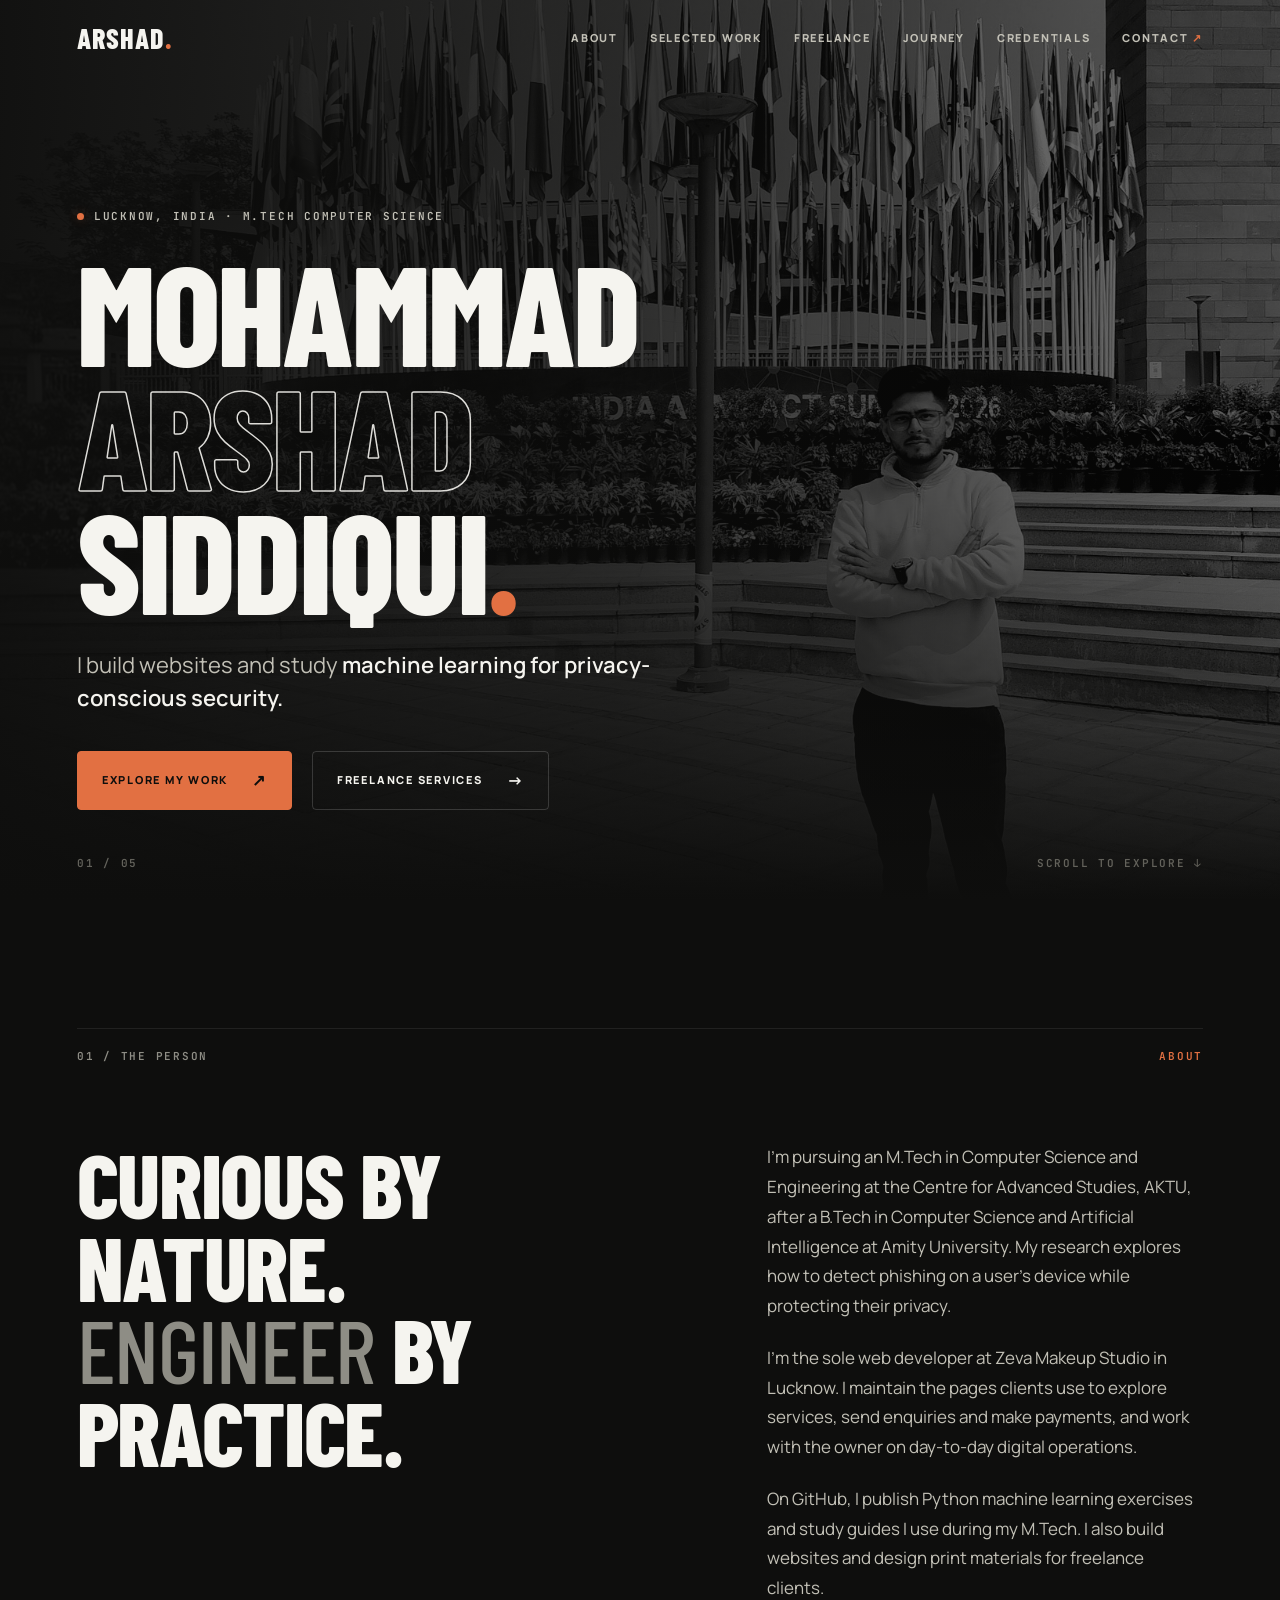
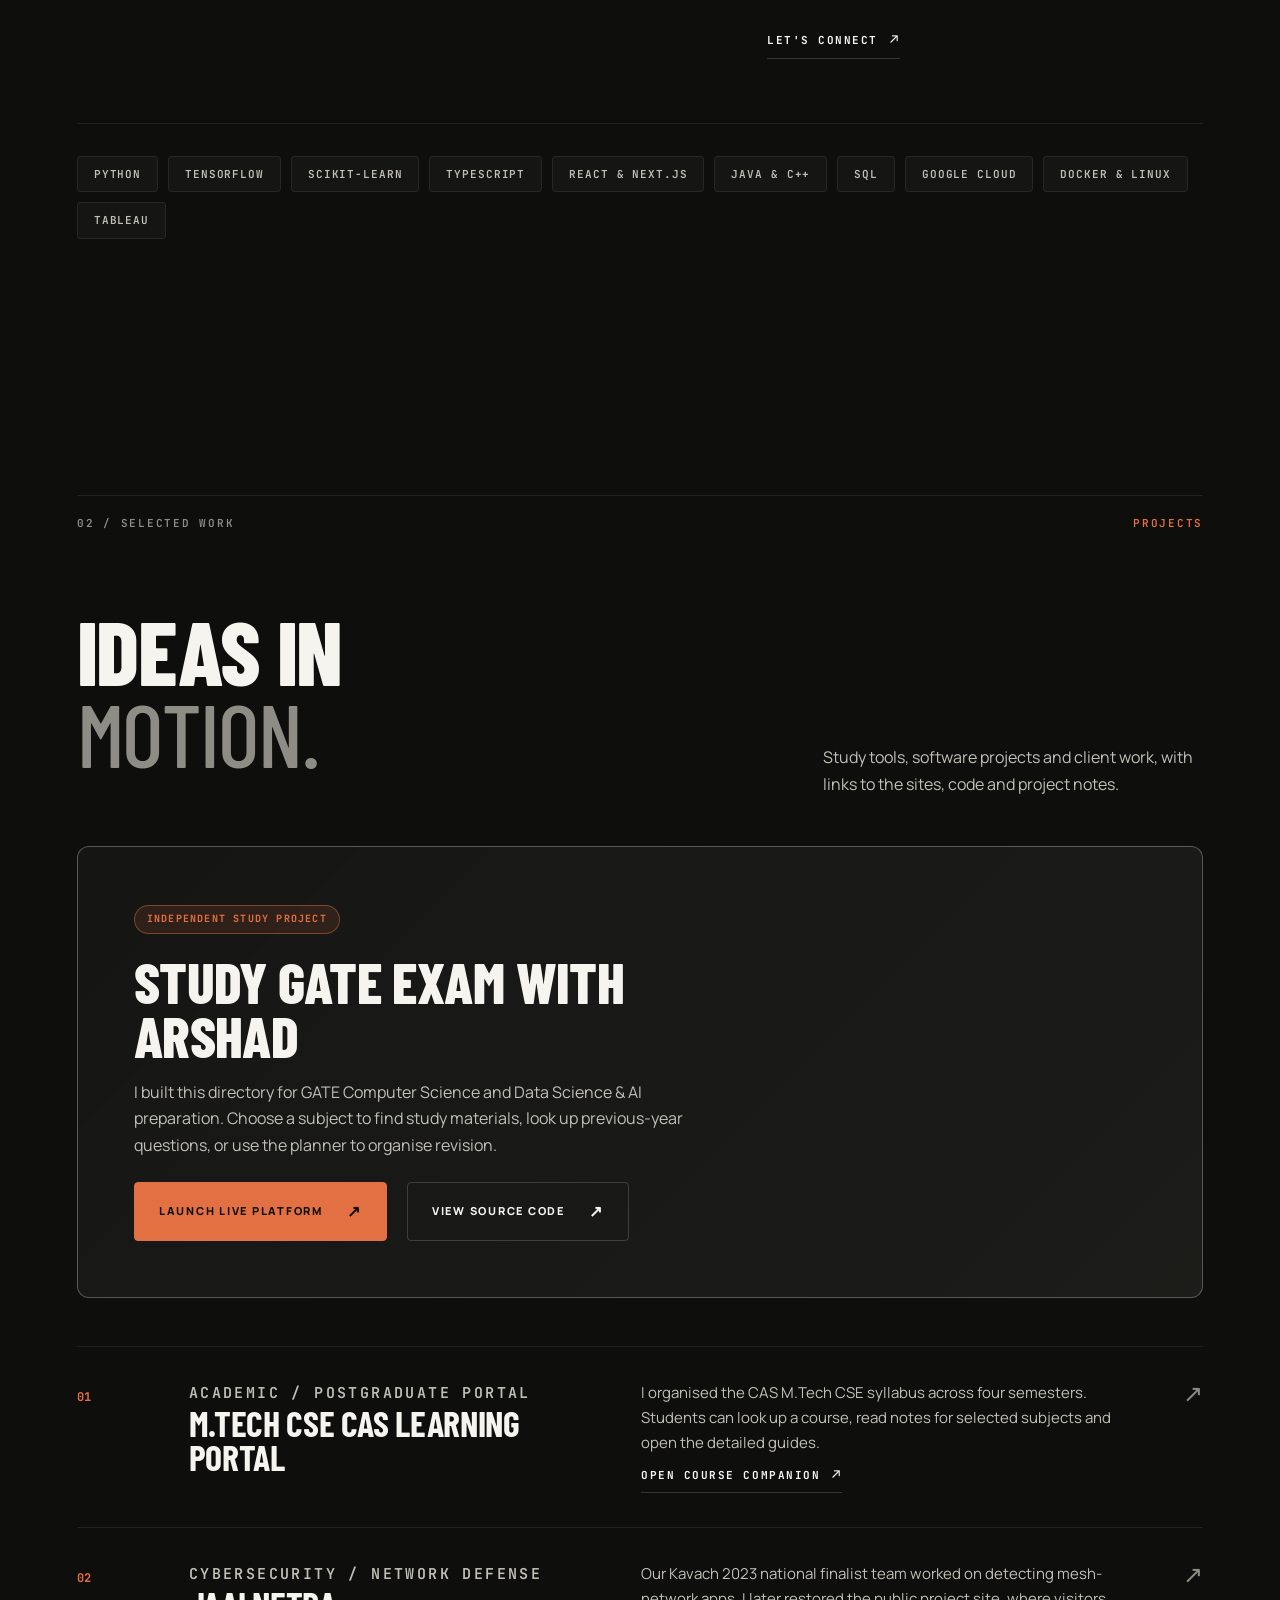
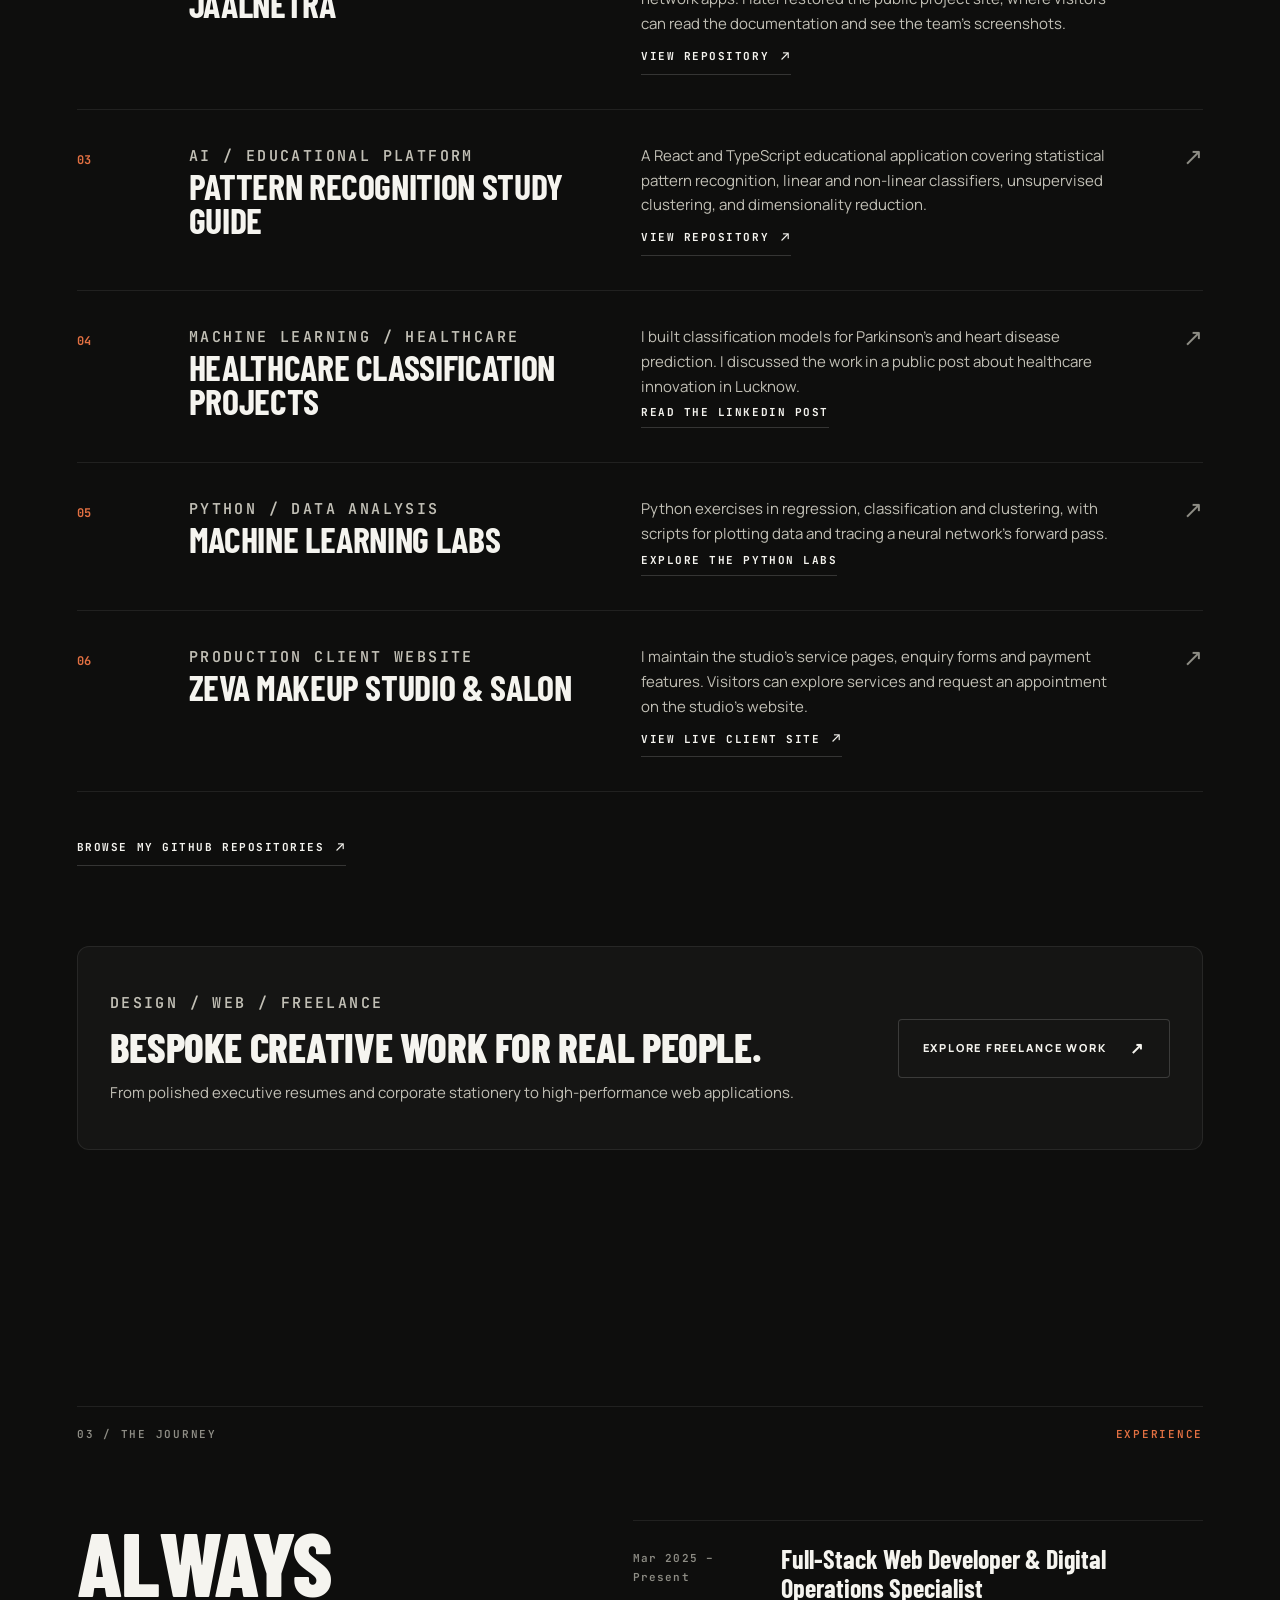
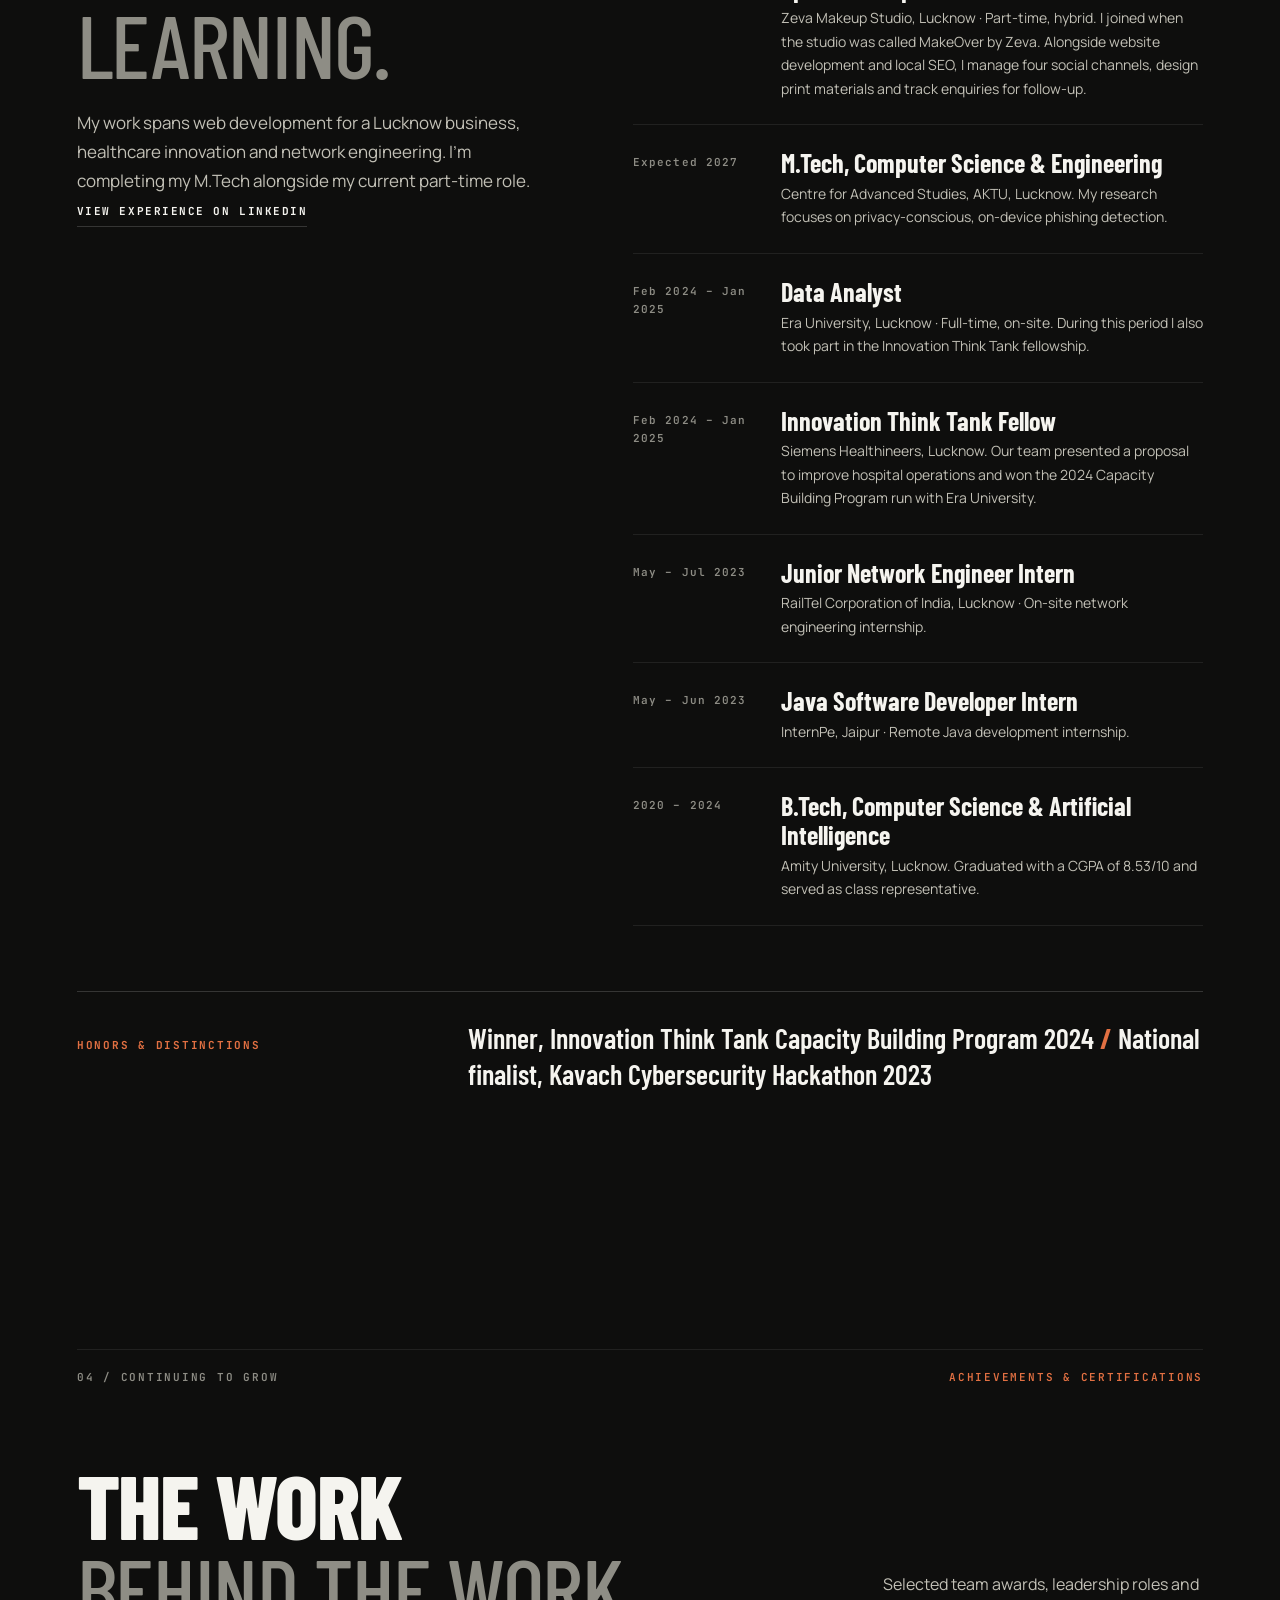
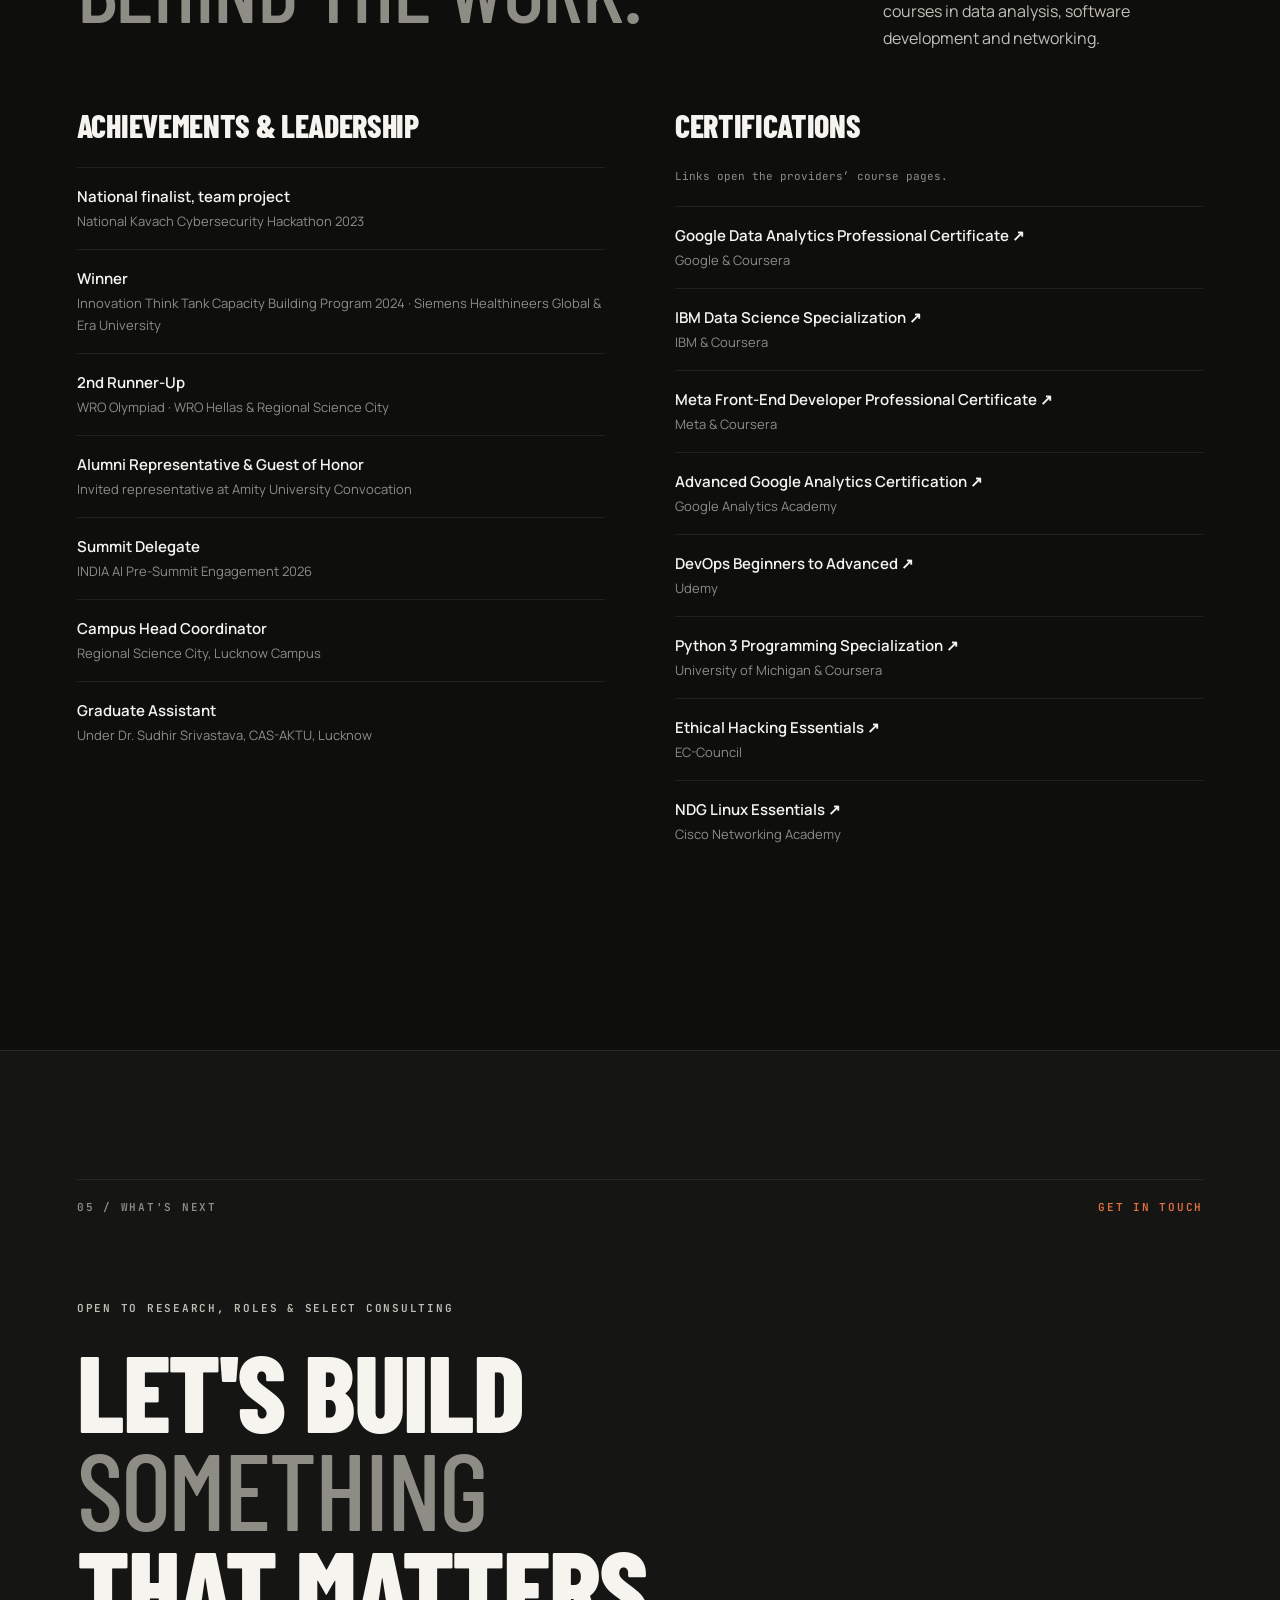
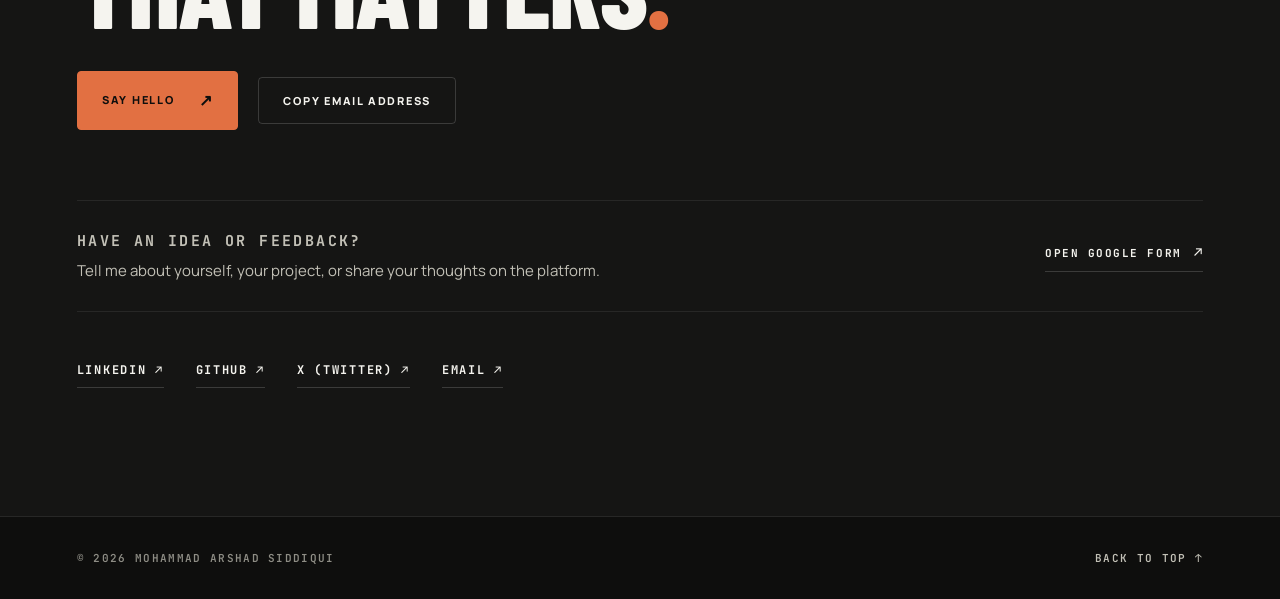
<file: index.html>
<!doctype html>
<html lang="en">
<head>
  <meta charset="utf-8">
  <meta name="viewport" content="width=device-width, initial-scale=1">
  <meta name="description" content="Portfolio of Mohammad Arshad Siddiqui — M.Tech Computer Science student, AI/ML researcher, and software engineer in Lucknow, India.">
  <meta name="theme-color" content="#0e0e0d">
  
  <!-- Open Graph / Meta -->
  <meta property="og:title" content="Mohammad Arshad Siddiqui — AI, Data & Software">
  <meta property="og:description" content="Explore my web development for Zeva Makeup Studio, machine learning projects, and study guides for GATE and M.Tech students.">
  <meta property="og:type" content="website">
  <meta property="og:url" content="https://arshad9999.github.io/my-portfolio-site/">
  <meta property="og:image" content="arshad.jpeg">

  <title>Mohammad Arshad Siddiqui — AI, Data &amp; Software</title>
  
  <link rel="stylesheet" href="styles.css">
  <script defer src="script.js"></script>
</head>
<body>
  <a class="skip" href="#main">Skip to main content</a>

  <!-- Global Header -->
  <header class="site-header">
    <a class="wordmark" href="#top" aria-label="Mohammad Arshad Siddiqui home">
      ARSHAD<span>.</span>
    </a>
    
    <button id="menu-btn" class="menu-toggle" aria-expanded="false" aria-controls="main-nav" aria-label="Toggle navigation menu">
      Menu
    </button>

    <nav id="main-nav" class="main-nav" aria-label="Main navigation">
      <a href="#about">About</a>
      <a href="#work">Selected Work</a>
      <a href="freelance.html">Freelance</a>
      <a href="#journey">Journey</a>
      <a href="#credentials">Credentials</a>
      <a href="#contact">Contact <span>↗</span></a>
    </nav>
  </header>

  <main id="main">
    <!-- Hero Section -->
    <section class="hero" id="top" aria-labelledby="hero-title">
      <div class="hero-image">
        <img src="arshad.jpeg" alt="Mohammad Arshad Siddiqui at Bharat Mandapam, New Delhi" width="1200" height="1600" fetchpriority="high">
      </div>
      <div class="hero-shade"></div>
      
      <div class="hero-content">
        <p class="eyebrow"><span class="dot" aria-hidden="true"></span> Lucknow, India · M.Tech Computer Science</p>
        <h1 id="hero-title" class="hero-title">
          MOHAMMAD<br>
          <span class="outline">ARSHAD</span><br>
          SIDDIQUI<span class="period">.</span>
        </h1>
        <p class="hero-intro">
          I build websites and study <strong>machine learning for privacy-conscious security.</strong>
        </p>
        <div class="hero-actions">
          <a class="button primary" href="#work">
            EXPLORE MY WORK <span aria-hidden="true">↗</span>
          </a>
          <a class="button light" href="freelance.html">
            FREELANCE SERVICES <span aria-hidden="true">→</span>
          </a>
        </div>
      </div>

      <div class="hero-index" aria-hidden="true">
        <span>01 / 05</span>
        <span>SCROLL TO EXPLORE ↓</span>
      </div>
    </section>

    <!-- About Section -->
    <section class="section" id="about" aria-labelledby="about-title">
      <div class="section-label">
        <span>01 / THE PERSON</span>
        <span>ABOUT</span>
      </div>
      
      <div class="intro-grid">
        <h2 id="about-title" class="section-title">
          CURIOUS BY NATURE.<br>
          <em>ENGINEER</em> BY PRACTICE.
        </h2>
        <div class="intro-copy">
          <p>
            I’m pursuing an M.Tech in Computer Science and Engineering at the Centre for Advanced Studies, AKTU, after a B.Tech in Computer Science and Artificial Intelligence at Amity University. My research explores how to detect phishing on a user’s device while protecting their privacy.
          </p>
          <p>
            I’m the sole web developer at Zeva Makeup Studio in Lucknow. I maintain the pages clients use to explore services, send enquiries and make payments, and work with the owner on day-to-day digital operations.
          </p>
          <p>
            On GitHub, I publish Python machine learning exercises and study guides I use during my M.Tech. I also build websites and design print materials for freelance clients.
          </p>
          <a class="text-link" href="mailto:arshadid135@gmail.com">
            LET'S CONNECT <span aria-hidden="true">↗</span>
          </a>
        </div>
      </div>

      <div class="skills-list" aria-label="Core competencies">
        <span class="skill-chip">Python</span>
        <span class="skill-chip">TensorFlow</span>
        <span class="skill-chip">scikit-learn</span>
        <span class="skill-chip">TypeScript</span>
        <span class="skill-chip">React &amp; Next.js</span>
        <span class="skill-chip">Java &amp; C++</span>
        <span class="skill-chip">SQL</span>
        <span class="skill-chip">Google Cloud</span>
        <span class="skill-chip">Docker &amp; Linux</span>
        <span class="skill-chip">Tableau</span>
      </div>
    </section>

    <!-- Selected Work Section -->
    <section class="section" id="work" aria-labelledby="work-title">
      <div class="section-label">
        <span>02 / SELECTED WORK</span>
        <span>PROJECTS</span>
      </div>

      <div class="section-heading">
        <h2 id="work-title" class="section-title">
          IDEAS IN<br>
          <em>MOTION.</em>
        </h2>
        <p>
          Study tools, software projects and client work, with links to the sites, code and project notes.
        </p>
      </div>

      <!-- Featured Flagship Project -->
      <article class="featured-project" aria-labelledby="featured-title">
        <div class="featured-badge">Independent study project</div>
        <div class="featured-grid">
          <div>
            <h3 id="featured-title">STUDY GATE EXAM WITH ARSHAD</h3>
            <p>
              I built this directory for GATE Computer Science and Data Science &amp; AI preparation. Choose a subject to find study materials, look up previous-year questions, or use the planner to organise revision.
            </p>
            <div class="hero-actions">
              <a class="button primary" href="https://arshad9999.github.io/Study-Gate-Exam-with-Arshad/" target="_blank" rel="noopener noreferrer">
                LAUNCH LIVE PLATFORM <span aria-hidden="true">↗</span>
              </a>
              <a class="button light" href="https://github.com/Arshad9999/Study-Gate-Exam-with-Arshad" target="_blank" rel="noopener noreferrer">
                VIEW SOURCE CODE <span aria-hidden="true">↗</span>
              </a>
            </div>
          </div>
        </div>
      </article>

      <!-- Project List -->
      <div class="project-list">
        <article class="project-item">
          <div class="project-number">01</div>
          <div>
            <p class="project-type">ACADEMIC / POSTGRADUATE PORTAL</p>
            <h3>M.TECH CSE CAS LEARNING PORTAL</h3>
          </div>
          <p>
            I organised the CAS M.Tech CSE syllabus across four semesters. Students can look up a course, read notes for selected subjects and open the detailed guides.<br>
            <a class="text-link" style="margin-top: 8px;" href="https://arshad9999.github.io/MTech-Cse-CAS-Course/" target="_blank" rel="noopener noreferrer">
              OPEN COURSE COMPANION <span aria-hidden="true">↗</span>
            </a>
          </p>
          <div class="project-link-icon" aria-hidden="true">↗</div>
        </article>

        <article class="project-item">
          <div class="project-number">02</div>
          <div>
            <p class="project-type">CYBERSECURITY / NETWORK DEFENSE</p>
            <h3>JAALNETRA</h3>
          </div>
          <p>
            Our Kavach 2023 national finalist team worked on detecting mesh-network apps. I later restored the public project site, where visitors can read the documentation and see the team’s screenshots.<br>
            <a class="text-link" style="margin-top: 8px;" href="https://github.com/Arshad9999/JaalNetra" target="_blank" rel="noopener noreferrer">
              VIEW REPOSITORY <span aria-hidden="true">↗</span>
            </a>
          </p>
          <div class="project-link-icon" aria-hidden="true">↗</div>
        </article>

        <article class="project-item">
          <div class="project-number">03</div>
          <div>
            <p class="project-type">AI / EDUCATIONAL PLATFORM</p>
            <h3>PATTERN RECOGNITION STUDY GUIDE</h3>
          </div>
          <p>
            A React and TypeScript educational application covering statistical pattern recognition, linear and non-linear classifiers, unsupervised clustering, and dimensionality reduction.<br>
            <a class="text-link" style="margin-top: 8px;" href="https://github.com/Arshad9999/pattern_recognition" target="_blank" rel="noopener noreferrer">
              VIEW REPOSITORY <span aria-hidden="true">↗</span>
            </a>
          </p>
          <div class="project-link-icon" aria-hidden="true">↗</div>
        </article>

        <article class="project-item">
          <div class="project-number">04</div>
          <div>
            <p class="project-type">MACHINE LEARNING / HEALTHCARE</p>
            <h3>HEALTHCARE CLASSIFICATION PROJECTS</h3>
          </div>
          <p>
            I built classification models for Parkinson’s and heart disease prediction. I discussed the work in a public post about healthcare innovation in Lucknow.<br>
            <a class="text-link" href="https://www.linkedin.com/feed/update/urn:li:activity:7444291752909303808/">Read the LinkedIn post</a>
          </p>
          <div class="project-link-icon" aria-hidden="true">↗</div>
        </article>

        <article class="project-item">
          <div class="project-number">05</div>
          <div>
            <p class="project-type">PYTHON / DATA ANALYSIS</p>
            <h3>MACHINE LEARNING LABS</h3>
          </div>
          <p>
            Python exercises in regression, classification and clustering, with scripts for plotting data and tracing a neural network’s forward pass.<br>
            <a class="text-link" href="https://github.com/Arshad9999/Machine-Learning">Explore the Python labs</a>
          </p>
          <div class="project-link-icon" aria-hidden="true">↗</div>
        </article>

        <article class="project-item">
          <div class="project-number">06</div>
          <div>
            <p class="project-type">PRODUCTION CLIENT WEBSITE</p>
            <h3>ZEVA MAKEUP STUDIO &amp; SALON</h3>
          </div>
          <p>
            I maintain the studio’s service pages, enquiry forms and payment features. Visitors can explore services and request an appointment on the studio’s website.<br>
            <a class="text-link" style="margin-top: 8px;" href="https://zeva-makeup-studio.github.io/" target="_blank" rel="noopener noreferrer">
              VIEW LIVE CLIENT SITE <span aria-hidden="true">↗</span>
            </a>
          </p>
          <div class="project-link-icon" aria-hidden="true">↗</div>
        </article>
      </div>

      <div style="margin-top: 40px;">
        <a class="text-link" href="https://github.com/Arshad9999?tab=repositories" target="_blank" rel="noopener noreferrer">
          BROWSE MY GITHUB REPOSITORIES <span aria-hidden="true">↗</span>
        </a>
      </div>

      <!-- Freelance Callout Banner -->
      <div class="freelance-callout">
        <div>
          <p class="project-type">DESIGN / WEB / FREELANCE</p>
          <h3>BESPOKE CREATIVE WORK FOR REAL PEOPLE.</h3>
          <p>From polished executive resumes and corporate stationery to high-performance web applications.</p>
        </div>
        <a class="button" href="freelance.html">
          EXPLORE FREELANCE WORK <span aria-hidden="true">↗</span>
        </a>
      </div>
    </section>

    <!-- Journey Section -->
    <section class="section" id="journey" aria-labelledby="journey-title">
      <div class="section-label">
        <span>03 / THE JOURNEY</span>
        <span>EXPERIENCE</span>
      </div>

      <div class="journey-grid">
        <div>
          <h2 id="journey-title" class="section-title">
            ALWAYS<br>
            <em>LEARNING.</em>
          </h2>
          <p class="journey-lead">
            My work spans web development for a Lucknow business, healthcare innovation and network engineering. I’m completing my M.Tech alongside my current part-time role.
          </p>
          <a class="text-link" href="https://www.linkedin.com/in/md-arshad-siddiqui/details/experience/">View experience on LinkedIn</a>
        </div>

        <div class="timeline">
          <div class="timeline-item">
            <span class="timeline-year">Mar 2025 – Present</span>
            <div>
              <h3>Full-Stack Web Developer &amp; Digital Operations Specialist</h3>
              <p>Zeva Makeup Studio, Lucknow · Part-time, hybrid. I joined when the studio was called MakeOver by Zeva. Alongside website development and local SEO, I manage four social channels, design print materials and track enquiries for follow-up.</p>
            </div>
          </div>
          <div class="timeline-item">
            <span class="timeline-year">Expected 2027</span>
            <div>
              <h3>M.Tech, Computer Science &amp; Engineering</h3>
              <p>Centre for Advanced Studies, AKTU, Lucknow. My research focuses on privacy-conscious, on-device phishing detection.</p>
            </div>
          </div>
          <div class="timeline-item">
            <span class="timeline-year">Feb 2024 – Jan 2025</span>
            <div>
              <h3>Data Analyst</h3>
              <p>Era University, Lucknow · Full-time, on-site. During this period I also took part in the Innovation Think Tank fellowship.</p>
            </div>
          </div>
          <div class="timeline-item">
            <span class="timeline-year">Feb 2024 – Jan 2025</span>
            <div>
              <h3>Innovation Think Tank Fellow</h3>
              <p>Siemens Healthineers, Lucknow. Our team presented a proposal to improve hospital operations and won the 2024 Capacity Building Program run with Era University.</p>
            </div>
          </div>
          <div class="timeline-item">
            <span class="timeline-year">May – Jul 2023</span>
            <div>
              <h3>Junior Network Engineer Intern</h3>
              <p>RailTel Corporation of India, Lucknow · On-site network engineering internship.</p>
            </div>
          </div>
          <div class="timeline-item">
            <span class="timeline-year">May – Jun 2023</span>
            <div>
              <h3>Java Software Developer Intern</h3>
              <p>InternPe, Jaipur · Remote Java development internship.</p>
            </div>
          </div>
          <div class="timeline-item">
            <span class="timeline-year">2020 – 2024</span>
            <div>
              <h3>B.Tech, Computer Science &amp; Artificial Intelligence</h3>
              <p>Amity University, Lucknow. Graduated with a CGPA of 8.53/10 and served as class representative.</p>
            </div>
          </div>
        </div>
      </div>

      <div class="recognition">
        <span class="recognition-label">HONORS &amp; DISTINCTIONS</span>
        <p>
          Winner, Innovation Think Tank Capacity Building Program 2024 <b>/</b> National finalist, Kavach Cybersecurity Hackathon 2023
        </p>
      </div>
    </section>

    <!-- Credentials Section -->
    <section class="section" id="credentials" aria-labelledby="credentials-title">
      <div class="section-label">
        <span>04 / CONTINUING TO GROW</span>
        <span>ACHIEVEMENTS &amp; CERTIFICATIONS</span>
      </div>

      <div class="credentials-intro">
        <h2 id="credentials-title" class="section-title">
          THE WORK<br>
          <em>BEHIND THE WORK.</em>
        </h2>
        <p>
          Selected team awards, leadership roles and courses in data analysis, software development and networking.
        </p>
      </div>

      <div class="credentials-grid">
        <div class="credentials-column">
          <h3>ACHIEVEMENTS &amp; LEADERSHIP</h3>
          <ul class="credential-list">
            <li>
              <strong>National finalist, team project</strong>
              <span>National Kavach Cybersecurity Hackathon 2023</span>
            </li>
            <li>
              <strong>Winner</strong>
              <span>Innovation Think Tank Capacity Building Program 2024 · Siemens Healthineers Global &amp; Era University</span>
            </li>
            <li>
              <strong>2nd Runner-Up</strong>
              <span>WRO Olympiad · WRO Hellas &amp; Regional Science City</span>
            </li>
            <li>
              <strong>Alumni Representative &amp; Guest of Honor</strong>
              <span>Invited representative at Amity University Convocation</span>
            </li>
            <li>
              <strong>Summit Delegate</strong>
              <span>INDIA AI Pre-Summit Engagement 2026</span>
            </li>
            <li>
              <strong>Campus Head Coordinator</strong>
              <span>Regional Science City, Lucknow Campus</span>
            </li>
            <li>
              <strong>Graduate Assistant</strong>
              <span>Under Dr. Sudhir Srivastava, CAS-AKTU, Lucknow</span>
            </li>
          </ul>
        </div>

        <div class="credentials-column">
          <h3>CERTIFICATIONS</h3>
          <p class="credentials-note">Links open the providers’ course pages.</p>
          <ul class="credential-list certifications">
            <li>
              <a href="https://www.coursera.org/professional-certificates/google-data-analytics" target="_blank" rel="noopener noreferrer">
                <strong>Google Data Analytics Professional Certificate ↗</strong>
                <span>Google &amp; Coursera</span>
              </a>
            </li>
            <li>
              <a href="https://www.coursera.org/professional-certificates/ibm-data-science" target="_blank" rel="noopener noreferrer">
                <strong>IBM Data Science Specialization ↗</strong>
                <span>IBM &amp; Coursera</span>
              </a>
            </li>
            <li>
              <a href="https://www.coursera.org/professional-certificates/meta-front-end-developer" target="_blank" rel="noopener noreferrer">
                <strong>Meta Front-End Developer Professional Certificate ↗</strong>
                <span>Meta &amp; Coursera</span>
              </a>
            </li>
            <li>
              <a href="https://analytics.google.com/analytics/academy/" target="_blank" rel="noopener noreferrer">
                <strong>Advanced Google Analytics Certification ↗</strong>
                <span>Google Analytics Academy</span>
              </a>
            </li>
            <li>
              <a href="https://www.udemy.com/course/decodingdevops/" target="_blank" rel="noopener noreferrer">
                <strong>DevOps Beginners to Advanced ↗</strong>
                <span>Udemy</span>
              </a>
            </li>
            <li>
              <a href="https://www.coursera.org/specializations/python-3-programming" target="_blank" rel="noopener noreferrer">
                <strong>Python 3 Programming Specialization ↗</strong>
                <span>University of Michigan &amp; Coursera</span>
              </a>
            </li>
            <li>
              <a href="https://codered.eccouncil.org/course/ethical-hacking-essentials" target="_blank" rel="noopener noreferrer">
                <strong>Ethical Hacking Essentials ↗</strong>
                <span>EC-Council</span>
              </a>
            </li>
            <li>
              <a href="https://www.netacad.com/courses/os-it/ndg-linux-essentials" target="_blank" rel="noopener noreferrer">
                <strong>NDG Linux Essentials ↗</strong>
                <span>Cisco Networking Academy</span>
              </a>
            </li>
          </ul>
        </div>
      </div>
    </section>

    <!-- Contact Section -->
    <section class="contact-section" id="contact" aria-labelledby="contact-title">
      <div class="contact-container">
        <div class="section-label">
          <span>05 / WHAT'S NEXT</span>
          <span>GET IN TOUCH</span>
        </div>
        
        <p class="eyebrow">OPEN TO RESEARCH, ROLES &amp; SELECT CONSULTING</p>
        
        <h2 id="contact-title">
          LET'S BUILD<br>
          <em>SOMETHING</em><br>
          THAT MATTERS<span class="period">.</span>
        </h2>
        
        <div class="hero-actions">
          <a class="button primary" href="mailto:arshadid135@gmail.com">
            SAY HELLO <span aria-hidden="true">↗</span>
          </a>
          <button class="button light" type="button" data-copy-email="arshadid135@gmail.com">
            COPY EMAIL ADDRESS
          </button>
        </div>

        <div class="feedback-card">
          <div>
            <p class="feedback-label">HAVE AN IDEA OR FEEDBACK?</p>
            <p>Tell me about yourself, your project, or share your thoughts on the platform.</p>
          </div>
          <a class="text-link" href="https://docs.google.com/forms/d/e/1FAIpQLSdee4cFiQqP_PG-kN9KWzv3sLzrkK9yNofzLFvuTc5yZTrLYQ/viewform?usp=publish-editor" target="_blank" rel="noopener noreferrer">
            OPEN GOOGLE FORM <span aria-hidden="true">↗</span>
          </a>
        </div>

        <!-- Social and Professional Links -->
        <div class="contact-links">
          <a href="https://www.linkedin.com/in/md-arshad-siddiqui/" target="_blank" rel="noopener noreferrer">
            LINKEDIN ↗
          </a>
          <a href="https://github.com/Arshad9999" target="_blank" rel="noopener noreferrer">
            GITHUB ↗
          </a>
          <a href="https://twitter.com/arshad_1357" target="_blank" rel="noopener noreferrer">
            X (TWITTER) ↗
          </a>
          <a href="mailto:arshadid135@gmail.com">
            EMAIL ↗
          </a>
        </div>
      </div>
    </section>
  </main>

  <footer class="site-footer">
    <span>© 2026 MOHAMMAD ARSHAD SIDDIQUI</span>
    <a href="#top">BACK TO TOP ↑</a>
  </footer>
</body>
</html>
</file>
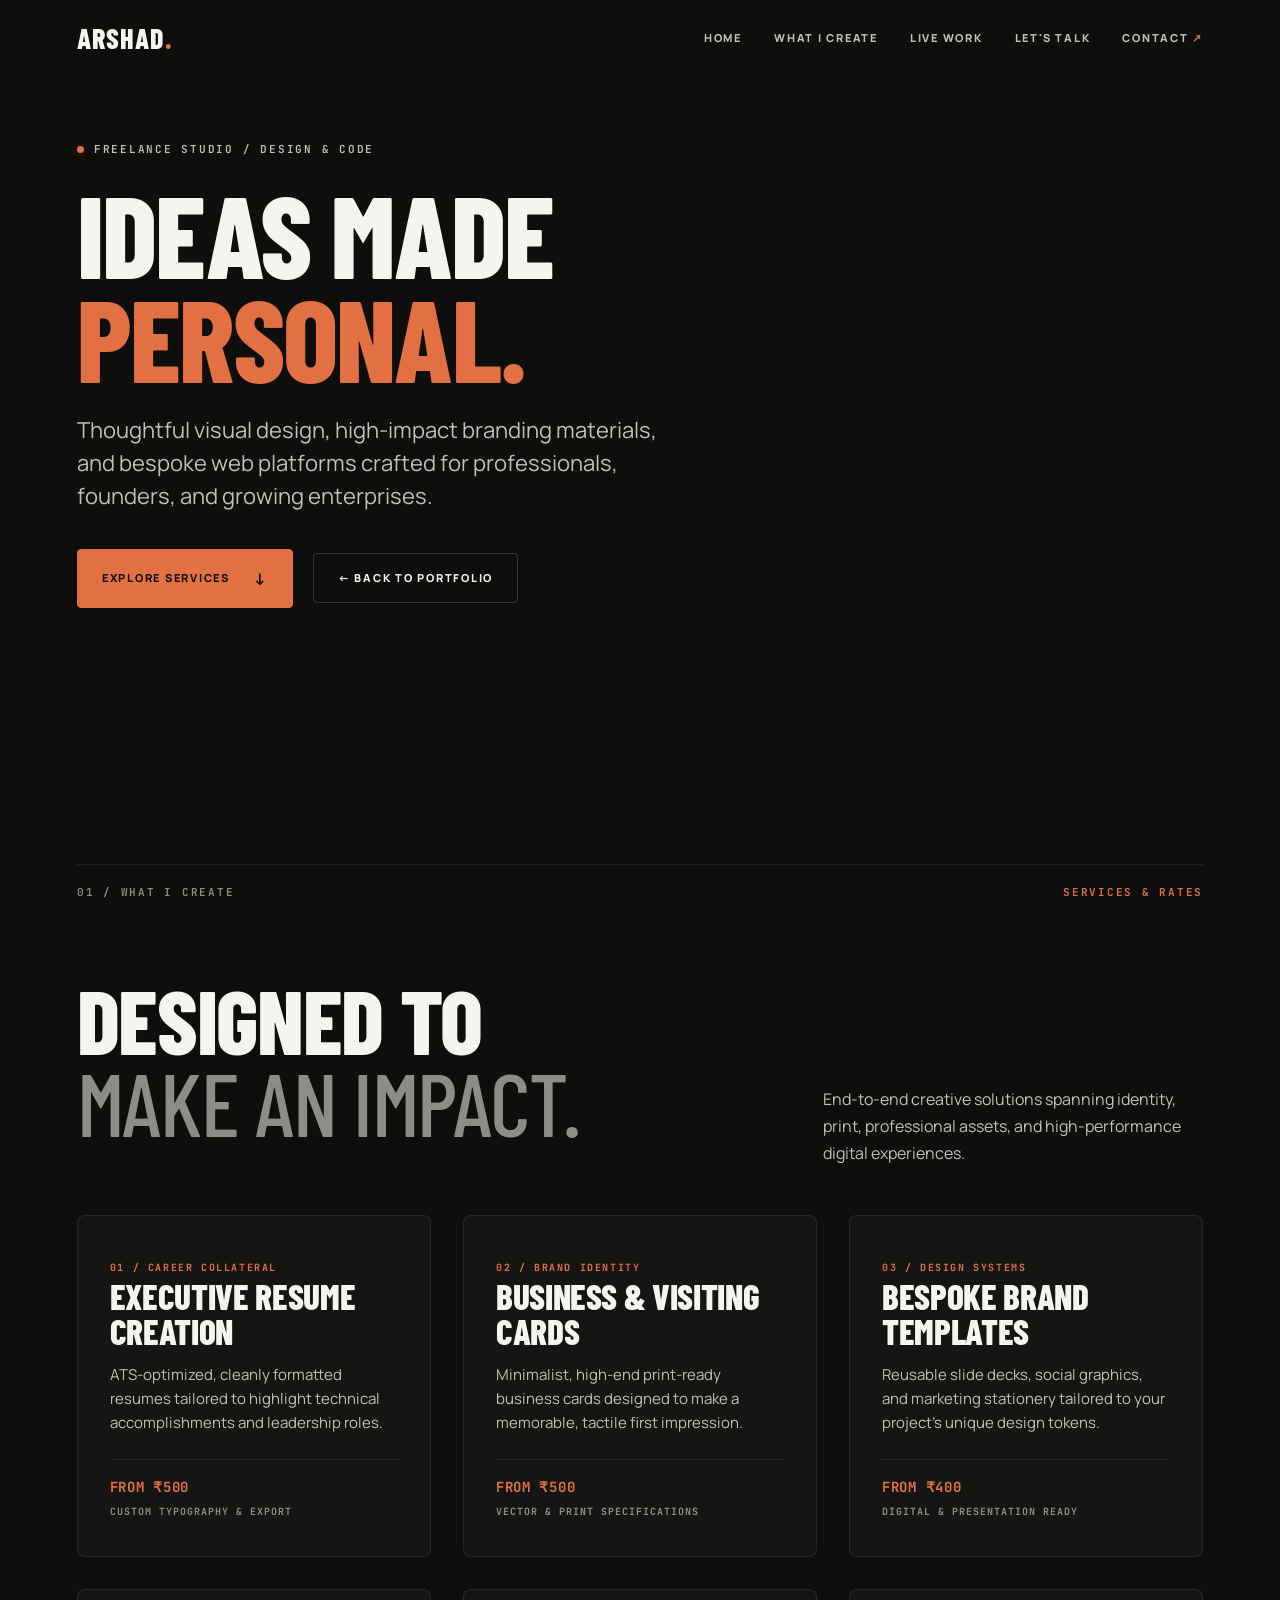
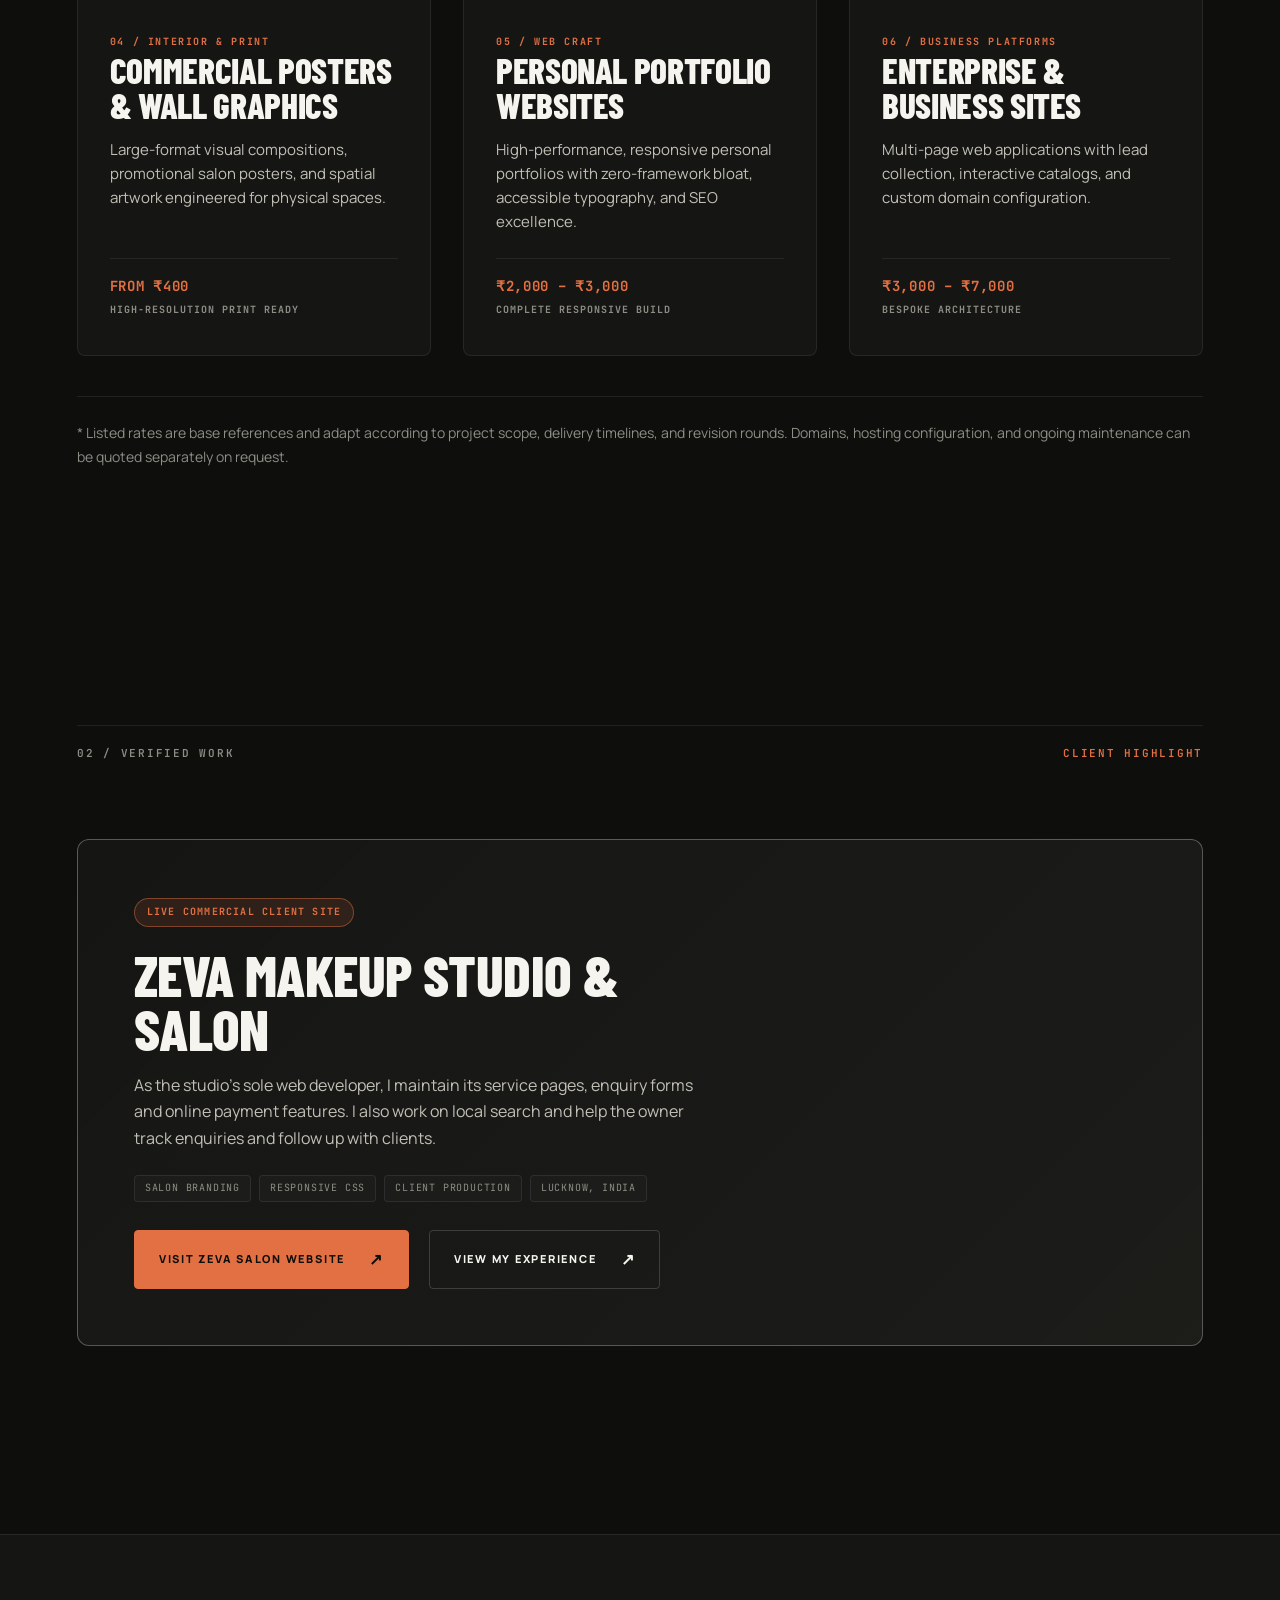
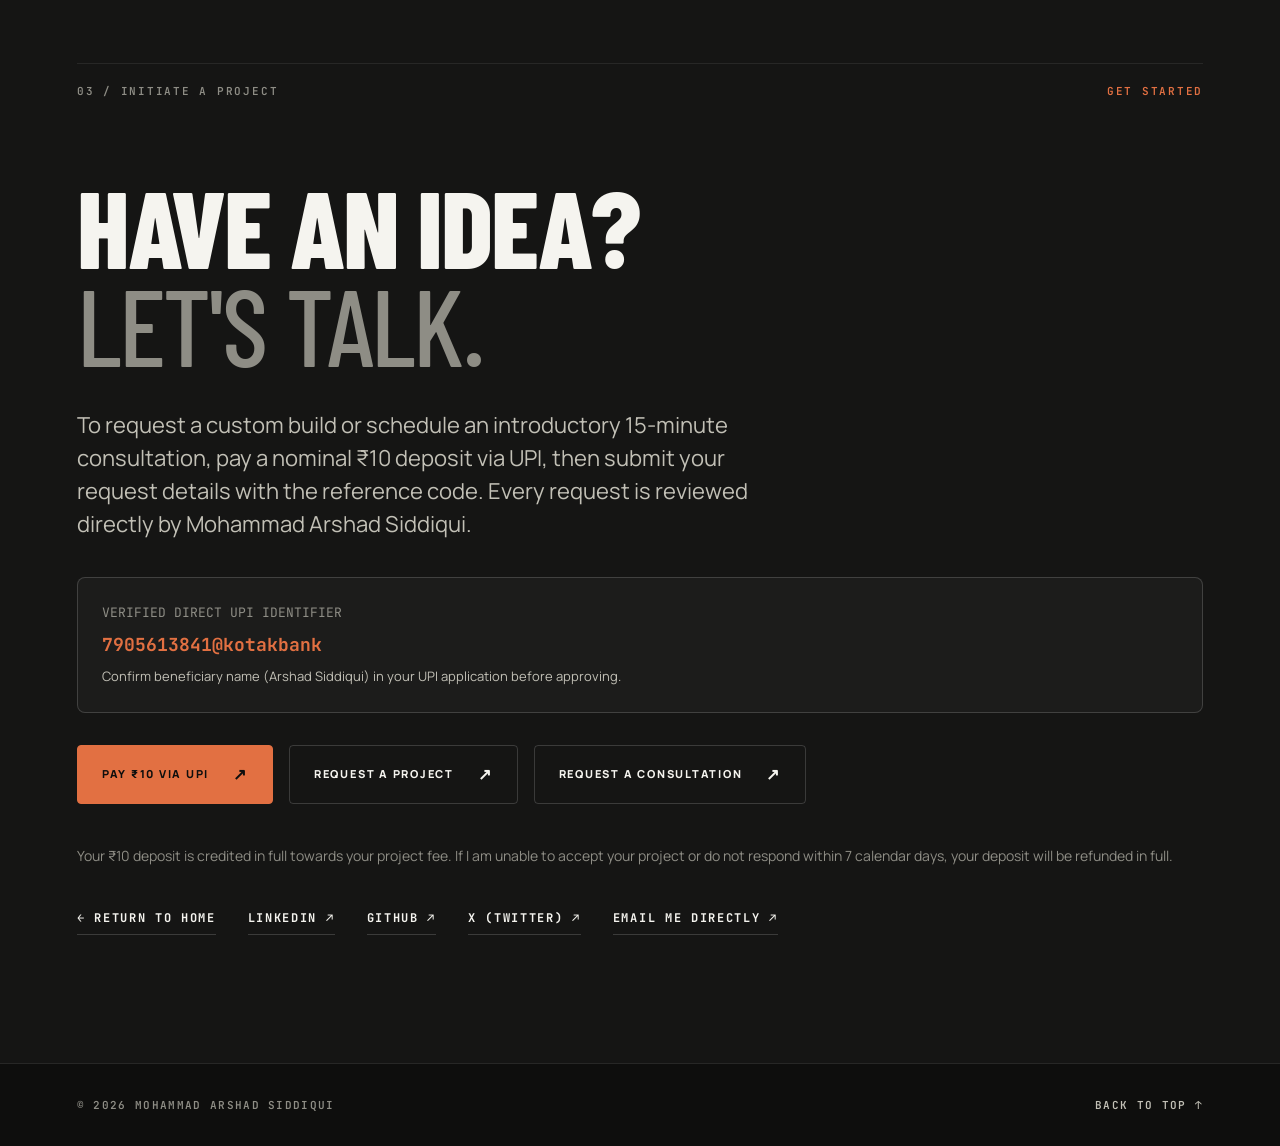
<file: freelance.html>
<!doctype html>
<html lang="en">
<head>
  <meta charset="utf-8">
  <meta name="viewport" content="width=device-width, initial-scale=1">
  <meta name="description" content="Freelance design, web engineering, and digital branding by Mohammad Arshad Siddiqui.">
  <meta name="theme-color" content="#0e0e0d">
  <title>Freelance Services — Mohammad Arshad Siddiqui</title>
  <link rel="stylesheet" href="styles.css">
  <script defer src="script.js"></script>
</head>
<body>
  <a class="skip" href="#main">Skip to main content</a>

  <header class="site-header">
    <a class="wordmark" href="index.html" aria-label="Mohammad Arshad Siddiqui home">
      ARSHAD<span>.</span>
    </a>
    
    <button id="menu-btn" class="menu-toggle" aria-expanded="false" aria-controls="main-nav" aria-label="Toggle navigation menu">
      Menu
    </button>

    <nav id="main-nav" class="main-nav" aria-label="Main navigation">
      <a href="index.html">Home</a>
      <a href="#services">What I Create</a>
      <a href="#work-samples">Live Work</a>
      <a href="#talk">Let's Talk</a>
      <a href="index.html#contact">Contact <span>↗</span></a>
    </nav>
  </header>

  <main id="main">
    <!-- Freelance Hero -->
    <section class="section freelance-hero" id="top">
      <p class="eyebrow"><span class="dot" aria-hidden="true"></span> FREELANCE STUDIO / DESIGN &amp; CODE</p>
      <h1>
        IDEAS MADE<br>
        <span>PERSONAL.</span>
      </h1>
      <p class="hero-intro">
        Thoughtful visual design, high-impact branding materials, and bespoke web platforms crafted for professionals, founders, and growing enterprises.
      </p>
      <div class="hero-actions">
        <a class="button primary" href="#services">
          EXPLORE SERVICES <span aria-hidden="true">↓</span>
        </a>
        <a class="button light" href="index.html">
          ← BACK TO PORTFOLIO
        </a>
      </div>
    </section>

    <!-- Services Grid -->
    <section class="section" id="services" aria-labelledby="services-title">
      <div class="section-label">
        <span>01 / WHAT I CREATE</span>
        <span>SERVICES &amp; RATES</span>
      </div>

      <div class="section-heading">
        <h2 id="services-title" class="section-title">
          DESIGNED TO<br>
          <em>MAKE AN IMPACT.</em>
        </h2>
        <p>
          End-to-end creative solutions spanning identity, print, professional assets, and high-performance digital experiences.
        </p>
      </div>

      <div class="service-grid">
        <article class="service-card">
          <div>
            <span class="category">01 / CAREER COLLATERAL</span>
            <h3>EXECUTIVE RESUME CREATION</h3>
            <p>
              ATS-optimized, cleanly formatted resumes tailored to highlight technical accomplishments and leadership roles.
            </p>
          </div>
          <div class="service-price">
            FROM ₹500
            <small>CUSTOM TYPOGRAPHY &amp; EXPORT</small>
          </div>
        </article>

        <article class="service-card">
          <div>
            <span class="category">02 / BRAND IDENTITY</span>
            <h3>BUSINESS &amp; VISITING CARDS</h3>
            <p>
              Minimalist, high-end print-ready business cards designed to make a memorable, tactile first impression.
            </p>
          </div>
          <div class="service-price">
            FROM ₹500
            <small>VECTOR &amp; PRINT SPECIFICATIONS</small>
          </div>
        </article>

        <article class="service-card">
          <div>
            <span class="category">03 / DESIGN SYSTEMS</span>
            <h3>BESPOKE BRAND TEMPLATES</h3>
            <p>
              Reusable slide decks, social graphics, and marketing stationery tailored to your project's unique design tokens.
            </p>
          </div>
          <div class="service-price">
            FROM ₹400
            <small>DIGITAL &amp; PRESENTATION READY</small>
          </div>
        </article>

        <article class="service-card">
          <div>
            <span class="category">04 / INTERIOR &amp; PRINT</span>
            <h3>COMMERCIAL POSTERS &amp; WALL GRAPHICS</h3>
            <p>
              Large-format visual compositions, promotional salon posters, and spatial artwork engineered for physical spaces.
            </p>
          </div>
          <div class="service-price">
            FROM ₹400
            <small>HIGH-RESOLUTION PRINT READY</small>
          </div>
        </article>

        <article class="service-card">
          <div>
            <span class="category">05 / WEB CRAFT</span>
            <h3>PERSONAL PORTFOLIO WEBSITES</h3>
            <p>
              High-performance, responsive personal portfolios with zero-framework bloat, accessible typography, and SEO excellence.
            </p>
          </div>
          <div class="service-price">
            ₹2,000 – ₹3,000
            <small>COMPLETE RESPONSIVE BUILD</small>
          </div>
        </article>

        <article class="service-card">
          <div>
            <span class="category">06 / BUSINESS PLATFORMS</span>
            <h3>ENTERPRISE &amp; BUSINESS SITES</h3>
            <p>
              Multi-page web applications with lead collection, interactive catalogs, and custom domain configuration.
            </p>
          </div>
          <div class="service-price">
            ₹3,000 – ₹7,000
            <small>BESPOKE ARCHITECTURE</small>
          </div>
        </article>
      </div>

      <p class="pricing-note">
        * Listed rates are base references and adapt according to project scope, delivery timelines, and revision rounds. Domains, hosting configuration, and ongoing maintenance can be quoted separately on request.
      </p>
    </section>

    <!-- Live Client Showcase -->
    <section class="section" id="work-samples" aria-labelledby="samples-title">
      <div class="section-label">
        <span>02 / VERIFIED WORK</span>
        <span>CLIENT HIGHLIGHT</span>
      </div>

      <div class="featured-project" style="margin-bottom: 0;">
        <div class="featured-badge">LIVE COMMERCIAL CLIENT SITE</div>
        <div class="featured-grid">
          <div>
            <h3 id="samples-title">ZEVA MAKEUP STUDIO &amp; SALON</h3>
            <p>
              As the studio’s sole web developer, I maintain its service pages, enquiry forms and online payment features. I also work on local search and help the owner track enquiries and follow up with clients.
            </p>
            <div class="featured-tags">
              <span>SALON BRANDING</span>
              <span>RESPONSIVE CSS</span>
              <span>CLIENT PRODUCTION</span>
              <span>LUCKNOW, INDIA</span>
            </div>
            <div class="hero-actions">
              <a class="button primary" href="https://zeva-makeup-studio.github.io/" target="_blank" rel="noopener noreferrer">
                VISIT ZEVA SALON WEBSITE <span aria-hidden="true">↗</span>
              </a>
              <a class="button light" href="index.html#journey">
                VIEW MY EXPERIENCE <span aria-hidden="true">↗</span>
              </a>
            </div>
          </div>
        </div>
      </div>
    </section>

    <!-- Consultation & Request Section -->
    <section class="contact-section" id="talk" aria-labelledby="talk-title">
      <div class="contact-container">
        <div class="section-label">
          <span>03 / INITIATE A PROJECT</span>
          <span>GET STARTED</span>
        </div>

        <h2 id="talk-title">
          HAVE AN IDEA?<br>
          <em>LET'S TALK.</em>
        </h2>

        <p class="hero-intro" style="max-width: 680px;">
          To request a custom build or schedule an introductory 15-minute consultation, pay a nominal ₹10 deposit via UPI, then submit your request details with the reference code. Every request is reviewed directly by Mohammad Arshad Siddiqui.
        </p>

        <div class="upi-box">
          <p style="margin-bottom: 6px; font-size: 0.8125rem; color: var(--text-muted); font-family: var(--font-mono);">VERIFIED DIRECT UPI IDENTIFIER</p>
          <strong>7905613841@kotakbank</strong>
          <p style="margin-top: 6px; font-size: 0.8125rem; color: var(--text-secondary);">Confirm beneficiary name (Arshad Siddiqui) in your UPI application before approving.</p>
        </div>

        <div class="request-actions">
          <a class="button primary" href="upi://pay?pa=7905613841%40kotakbank&amp;pn=Arshad%20Siddiqui&amp;am=10.00&amp;cu=INR&amp;tn=Portfolio%20request">
            PAY ₹10 VIA UPI <span aria-hidden="true">↗</span>
          </a>
          <a class="button light" href="https://docs.google.com/forms/d/e/1FAIpQLSe_DiUpCImEnojYiLGtkWuIds8uEaWgAtvQnEulRSrrN52GyA/viewform?usp=publish-editor" target="_blank" rel="noopener noreferrer">
            REQUEST A PROJECT <span aria-hidden="true">↗</span>
          </a>
          <a class="button light" href="https://docs.google.com/forms/d/e/1FAIpQLSfhErw7_Btnx0k1fu-Rmc5-YOOyW2PBNOAW4xqXbjTUKC-3Kw/viewform?usp=publish-editor" target="_blank" rel="noopener noreferrer">
            REQUEST A CONSULTATION <span aria-hidden="true">↗</span>
          </a>
        </div>

        <p class="pricing-note" style="border: none; padding-top: 0;">
          Your ₹10 deposit is credited in full towards your project fee. If I am unable to accept your project or do not respond within 7 calendar days, your deposit will be refunded in full.
        </p>

        <div class="contact-links" style="margin-top: 40px;">
          <a href="index.html">← RETURN TO HOME</a>
          <a href="https://www.linkedin.com/in/md-arshad-siddiqui/" target="_blank" rel="noopener noreferrer">
            LINKEDIN ↗
          </a>
          <a href="https://github.com/Arshad9999" target="_blank" rel="noopener noreferrer">
            GITHUB ↗
          </a>
          <a href="https://twitter.com/arshad_1357" target="_blank" rel="noopener noreferrer">
            X (TWITTER) ↗
          </a>
          <a href="mailto:arshadid135@gmail.com">
            EMAIL ME DIRECTLY ↗
          </a>
        </div>
      </div>
    </section>
  </main>

  <footer class="site-footer">
    <span>© 2026 MOHAMMAD ARSHAD SIDDIQUI</span>
    <a href="#top">BACK TO TOP ↑</a>
  </footer>
</body>
</html>
</file>
<file: styles.css>
/* ==========================================================================
   MOHAMMAD ARSHAD SIDDIQUI — PORTFOLIO DESIGN SYSTEM
   Governed by: Hallmark (Nutlope) · Impeccable (Paul Bakaus) · Taste Skill (Leon Lin)
   ========================================================================== */

@import url('https://fonts.googleapis.com/css2?family=Barlow+Condensed:wght@500;600;700;800&family=JetBrains+Mono:wght@400;500;600&family=Manrope:wght@400;500;600;700;800&display=swap');

/* --------------------------------------------------------------------------
   1. Design Token Architecture (The Floor)
   -------------------------------------------------------------------------- */
:root {
  color-scheme: dark;

  /* Surfaces & Canvas */
  --bg-canvas: #0e0e0d;
  --bg-surface: #151514;
  --bg-surface-raised: #1c1c1b;
  --bg-surface-elevated: #242422;
  --bg-subtle: #2d2d2a;

  /* Editorial Accent (Warm Terracotta / Burnished Copper) */
  --accent: #e27042;
  --accent-hover: #f18255;
  --accent-subtle: rgba(226, 112, 66, 0.12);
  --accent-glow: rgba(226, 112, 66, 0.25);
  --accent-contrast: var(--bg-canvas);

  /* Text & Content Tokens (Strict WCAG AA Conformance) */
  --text-primary: #f5f4ef;
  --text-secondary: #c2c0b6;
  --text-muted: #8e8d85;
  --text-subtle: #63625b;

  /* Borders & Dividers */
  --border-subtle: rgba(255, 255, 255, 0.08);
  --border-medium: rgba(255, 255, 255, 0.16);
  --border-emphasis: rgba(255, 255, 255, 0.28);
  --border-accent: rgba(226, 112, 66, 0.45);

  /* Typography Scales */
  --font-heading: 'Barlow Condensed', -apple-system, BlinkMacSystemFont, sans-serif;
  --font-body: 'Manrope', -apple-system, BlinkMacSystemFont, 'Segoe UI', Roboto, sans-serif;
  --font-mono: 'JetBrains Mono', ui-monospace, monospace;

  /* Spacing Scale */
  --space-xs: 4px;
  --space-sm: 8px;
  --space-md: 16px;
  --space-lg: 24px;
  --space-xl: 32px;
  --space-2xl: 48px;
  --space-3xl: 64px;
  --space-4xl: 96px;

  /* Structural Dimensions */
  --page-gutter: clamp(20px, 6vw, 90px);
  --section-pad: clamp(80px, 10vw, 130px);
  --container-max: 1360px;

  /* Border Radii */
  --radius-sm: 4px;
  --radius-md: 8px;
  --radius-lg: 12px;
  --radius-full: 9999px;

  /* Animation Timings */
  --ease-spring: cubic-bezier(0.16, 1, 0.3, 1);
  --ease-smooth: cubic-bezier(0.4, 0, 0.2, 1);
  --duration-fast: 150ms;
  --duration-base: 220ms;
  --duration-slow: 350ms;
}

/* --------------------------------------------------------------------------
   2. Reset & Base Styles
   -------------------------------------------------------------------------- */
*, *::before, *::after {
  box-sizing: border-box;
  margin: 0;
  padding: 0;
}

html {
  scroll-behavior: smooth;
  font-size: 16px;
  -webkit-font-smoothing: antialiased;
  -moz-osx-font-smoothing: grayscale;
  background-color: var(--bg-canvas);
}

body {
  background-color: var(--bg-canvas);
  color: var(--text-primary);
  font-family: var(--font-body);
  font-size: 1rem;
  line-height: 1.68;
  overflow-x: hidden;
}

body.no-scroll {
  overflow: hidden;
}

::selection {
  background-color: var(--accent);
  color: var(--accent-contrast);
}

a {
  color: inherit;
  text-decoration: none;
}

a:focus-visible, button:focus-visible {
  outline: 2px solid var(--accent);
  outline-offset: 4px;
  border-radius: var(--radius-sm);
}

/* Accessibility: Skip Navigation */
.skip {
  position: absolute;
  top: -6rem;
  left: 1.5rem;
  background: var(--text-primary);
  color: var(--bg-canvas);
  padding: var(--space-sm) var(--space-md);
  font-size: 0.8125rem;
  font-weight: 700;
  letter-spacing: 0.05em;
  z-index: 1000;
  border-radius: var(--radius-sm);
  transition: top var(--duration-fast) var(--ease-smooth);
}

.skip:focus {
  top: 1.5rem;
}

/* --------------------------------------------------------------------------
   3. Site Header & Navigation
   -------------------------------------------------------------------------- */
.site-header {
  position: fixed;
  top: 0;
  left: 0;
  width: 100%;
  z-index: 100;
  display: flex;
  align-items: center;
  justify-content: space-between;
  padding: 24px var(--page-gutter);
  background: transparent;
  border-bottom: 1px solid transparent;
  transition: background-color var(--duration-base) var(--ease-smooth),
              border-color var(--duration-base) var(--ease-smooth),
              padding var(--duration-base) var(--ease-smooth),
              backdrop-filter var(--duration-base) var(--ease-smooth);
}

.site-header.scrolled {
  background: rgba(14, 14, 13, 0.88);
  backdrop-filter: blur(20px);
  -webkit-backdrop-filter: blur(20px);
  border-bottom-color: var(--border-subtle);
  padding: 16px var(--page-gutter);
}

.wordmark {
  font-family: var(--font-heading);
  font-size: 1.75rem;
  font-weight: 800;
  letter-spacing: 0.04em;
  color: var(--text-primary);
  display: inline-flex;
  align-items: baseline;
  line-height: 1;
}

.wordmark span {
  color: var(--accent);
}

nav.main-nav {
  display: flex;
  align-items: center;
  gap: 32px;
}

nav.main-nav a {
  font-size: 0.6875rem;
  font-weight: 800;
  letter-spacing: 0.16em;
  text-transform: uppercase;
  color: var(--text-secondary);
  position: relative;
  padding: 4px 0;
  transition: color var(--duration-fast) var(--ease-smooth);
}

nav.main-nav a::after {
  content: '';
  position: absolute;
  bottom: 0;
  left: 0;
  width: 0;
  height: 1px;
  background-color: var(--accent);
  transition: width var(--duration-base) var(--ease-spring);
}

nav.main-nav a:hover {
  color: var(--text-primary);
}

nav.main-nav a:hover::after,
nav.main-nav a.active::after {
  width: 100%;
}

nav.main-nav a span {
  color: var(--accent);
  display: inline-block;
  transition: transform var(--duration-fast) var(--ease-spring);
}

nav.main-nav a:hover span {
  transform: translate(2px, -2px);
}

/* Mobile Menu Button */
.menu-toggle {
  display: none;
  background: transparent;
  border: 1px solid var(--border-medium);
  color: var(--text-primary);
  padding: 8px 14px;
  font-family: var(--font-mono);
  font-size: 0.6875rem;
  font-weight: 600;
  letter-spacing: 0.12em;
  text-transform: uppercase;
  border-radius: var(--radius-sm);
  cursor: pointer;
  transition: background-color var(--duration-fast) var(--ease-smooth),
              border-color var(--duration-fast) var(--ease-smooth);
}

.menu-toggle:hover {
  background: var(--bg-surface-raised);
  border-color: var(--border-emphasis);
}

/* --------------------------------------------------------------------------
   4. Hero Section
   -------------------------------------------------------------------------- */
.hero {
  min-height: 100svh;
  position: relative;
  overflow: hidden;
  display: flex;
  align-items: flex-end;
  padding-bottom: 90px;
}

.hero-image, .hero-shade {
  position: absolute;
  inset: 0;
}

.hero-image img {
  width: 100%;
  height: 100%;
  object-fit: cover;
  object-position: 50% 55%;
  filter: grayscale(100%) brightness(0.62) contrast(1.12);
  transform: scale(1.02);
  transition: filter var(--duration-slow) var(--ease-smooth),
              transform 1.2s var(--ease-spring);
}

.hero-shade {
  background: linear-gradient(90deg, rgba(14, 14, 13, 0.96) 0%, rgba(14, 14, 13, 0.72) 48%, rgba(14, 14, 13, 0.25) 100%),
              linear-gradient(0deg, var(--bg-canvas) 0%, transparent 40%);
}

.hero-content {
  position: relative;
  z-index: 2;
  width: 100%;
  max-width: var(--container-max);
  margin: 0 auto;
  padding: 140px var(--page-gutter) 0;
}

.eyebrow {
  display: inline-flex;
  align-items: center;
  gap: 10px;
  font-family: var(--font-mono);
  font-size: 0.6875rem;
  font-weight: 600;
  letter-spacing: 0.16em;
  text-transform: uppercase;
  color: var(--text-secondary);
  margin-bottom: 24px;
}

.eyebrow .dot {
  width: 7px;
  height: 7px;
  background-color: var(--accent);
  border-radius: 50%;
  box-shadow: 0 0 10px var(--accent-glow);
}

h1.hero-title {
  font-family: var(--font-heading);
  font-size: clamp(4.5rem, 11vw, 11.2rem);
  font-weight: 800;
  line-height: 0.88;
  letter-spacing: -0.02em;
  text-transform: uppercase;
  margin-bottom: 28px;
  color: var(--text-primary);
}

h1.hero-title span.outline {
  color: transparent;
  -webkit-text-stroke: 1.5px rgba(245, 244, 239, 0.9);
}

h1.hero-title .period {
  color: var(--accent);
}

.hero-intro {
  font-size: clamp(1.125rem, 2vw, 1.375rem);
  color: var(--text-secondary);
  max-width: 580px;
  margin-bottom: 36px;
  line-height: 1.5;
}

.hero-intro strong {
  color: var(--text-primary);
  font-weight: 600;
}

.hero-actions {
  display: flex;
  align-items: center;
  gap: 20px;
  flex-wrap: wrap;
}

.hero-index {
  position: absolute;
  bottom: 28px;
  left: var(--page-gutter);
  right: var(--page-gutter);
  display: flex;
  justify-content: space-between;
  font-family: var(--font-mono);
  font-size: 0.6875rem;
  font-weight: 600;
  letter-spacing: 0.16em;
  color: var(--text-subtle);
  pointer-events: none;
  z-index: 2;
}

/* --------------------------------------------------------------------------
   5. Buttons & Links (No generic transition: all)
   -------------------------------------------------------------------------- */
.button {
  display: inline-flex;
  align-items: center;
  gap: 24px;
  padding: 15px 24px;
  font-family: var(--font-body);
  font-size: 0.6875rem;
  font-weight: 800;
  letter-spacing: 0.16em;
  text-transform: uppercase;
  color: var(--text-primary);
  background: var(--bg-surface);
  border: 1px solid var(--border-medium);
  border-radius: var(--radius-sm);
  cursor: pointer;
  transition: background-color var(--duration-fast) var(--ease-smooth),
              border-color var(--duration-fast) var(--ease-smooth),
              color var(--duration-fast) var(--ease-smooth),
              transform var(--duration-fast) var(--ease-spring);
}

.button:hover {
  background: var(--text-primary);
  color: var(--bg-canvas);
  border-color: var(--text-primary);
  transform: translateY(-2px);
}

.button span {
  font-size: 1rem;
  display: inline-block;
  transition: transform var(--duration-fast) var(--ease-spring);
}

.button:hover span {
  transform: translate(3px, -3px);
}

.button.primary {
  background: var(--accent);
  color: var(--accent-contrast);
  border-color: var(--accent);
}

.button.primary:hover {
  background: var(--accent-hover);
  border-color: var(--accent-hover);
  color: var(--accent-contrast);
}

.button.light {
  background: transparent;
  color: var(--text-primary);
  border-color: var(--border-medium);
}

.button.light:hover {
  background: var(--text-primary);
  color: var(--bg-canvas);
}

.text-link {
  display: inline-flex;
  align-items: center;
  gap: 12px;
  font-family: var(--font-mono);
  font-size: 0.6875rem;
  font-weight: 700;
  letter-spacing: 0.14em;
  text-transform: uppercase;
  color: var(--text-primary);
  border-bottom: 1px solid var(--border-medium);
  padding-bottom: 6px;
  transition: color var(--duration-fast) var(--ease-smooth),
              border-color var(--duration-fast) var(--ease-smooth);
}

.text-link:hover {
  color: var(--accent);
  border-color: var(--accent);
}

.text-link span {
  font-size: 0.875rem;
  transition: transform var(--duration-fast) var(--ease-spring);
}

.text-link:hover span {
  transform: translate(2px, -2px);
}

/* --------------------------------------------------------------------------
   6. Sections & Structured Layouts
   -------------------------------------------------------------------------- */
.section {
  padding: var(--section-pad) var(--page-gutter);
  max-width: var(--container-max);
  margin: 0 auto;
}

.section-label {
  display: flex;
  justify-content: space-between;
  align-items: center;
  font-family: var(--font-mono);
  font-size: 0.6875rem;
  font-weight: 600;
  letter-spacing: 0.16em;
  text-transform: uppercase;
  color: var(--text-muted);
  border-top: 1px solid var(--border-subtle);
  padding-top: 18px;
  margin-bottom: clamp(48px, 6vw, 80px);
}

.section-label span:last-child {
  color: var(--accent);
}

h2.section-title {
  font-family: var(--font-heading);
  font-size: clamp(3.2rem, 7vw, 6.8rem);
  font-weight: 800;
  line-height: 0.92;
  letter-spacing: -0.015em;
  text-transform: uppercase;
  color: var(--text-primary);
  margin-bottom: 24px;
}

h2.section-title em {
  font-style: normal;
  font-weight: 500;
  color: var(--text-muted);
}

/* --------------------------------------------------------------------------
   7. About Section
   -------------------------------------------------------------------------- */
.intro-grid {
  display: grid;
  grid-template-columns: 1.15fr 0.85fr;
  gap: clamp(40px, 8vw, 100px);
  align-items: start;
}

.intro-copy p {
  font-size: 1.0625rem;
  color: var(--text-secondary);
  line-height: 1.75;
  margin-bottom: 22px;
}

.skills-list {
  display: flex;
  gap: 10px;
  flex-wrap: wrap;
  margin-top: clamp(40px, 5vw, 65px);
  padding-top: 32px;
  border-top: 1px solid var(--border-subtle);
}

.skill-chip {
  font-family: var(--font-mono);
  font-size: 0.6875rem;
  font-weight: 600;
  letter-spacing: 0.08em;
  text-transform: uppercase;
  color: var(--text-secondary);
  background: var(--bg-surface);
  border: 1px solid var(--border-subtle);
  padding: 8px 16px;
  border-radius: var(--radius-sm);
  transition: border-color var(--duration-fast) var(--ease-smooth),
              color var(--duration-fast) var(--ease-smooth),
              background-color var(--duration-fast) var(--ease-smooth);
}

.skill-chip:hover {
  border-color: var(--border-accent);
  color: var(--text-primary);
  background: var(--bg-surface-raised);
}

/* --------------------------------------------------------------------------
   8. Selected Work & Projects
   -------------------------------------------------------------------------- */
.section-heading {
  display: flex;
  align-items: flex-end;
  justify-content: space-between;
  gap: 40px;
  margin-bottom: 48px;
}

.section-heading p {
  color: var(--text-secondary);
  max-width: 380px;
  font-size: 1rem;
}

/* Featured Flagship Project Card */
.featured-project {
  background: linear-gradient(135deg, rgba(22, 22, 21, 0.95) 0%, rgba(31, 31, 29, 0.85) 100%);
  border: 1px solid var(--border-emphasis);
  border-radius: var(--radius-lg);
  padding: clamp(32px, 5vw, 56px);
  margin-bottom: 48px;
  position: relative;
  overflow: hidden;
  transition: border-color var(--duration-base) var(--ease-smooth),
              transform var(--duration-base) var(--ease-spring);
}

.featured-project:hover {
  border-color: var(--border-accent);
  transform: translateY(-2px);
}

.featured-badge {
  display: inline-flex;
  align-items: center;
  gap: 8px;
  background: var(--accent-subtle);
  color: var(--accent);
  border: 1px solid var(--border-accent);
  padding: 5px 12px;
  border-radius: var(--radius-full);
  font-family: var(--font-mono);
  font-size: 0.625rem;
  font-weight: 700;
  letter-spacing: 0.12em;
  text-transform: uppercase;
  margin-bottom: 20px;
}

.featured-grid {
  display: grid;
  grid-template-columns: 1.2fr 0.8fr;
  gap: 40px;
  align-items: center;
}

.featured-project h3 {
  font-family: var(--font-heading);
  font-size: clamp(2.4rem, 4.5vw, 4.2rem);
  font-weight: 800;
  line-height: 0.95;
  letter-spacing: -0.01em;
  margin-bottom: 16px;
  color: var(--text-primary);
}

.featured-project p {
  color: var(--text-secondary);
  font-size: 1rem;
  line-height: 1.65;
  margin-bottom: 24px;
}

.featured-tags {
  display: flex;
  gap: 8px;
  flex-wrap: wrap;
  margin-bottom: 28px;
}

.featured-tags span {
  font-family: var(--font-mono);
  font-size: 0.625rem;
  letter-spacing: 0.08em;
  color: var(--text-muted);
  background: var(--bg-surface-raised);
  padding: 4px 10px;
  border-radius: var(--radius-sm);
  border: 1px solid var(--border-subtle);
}

/* Project Row List */
.project-list {
  display: flex;
  flex-direction: column;
}

.project-item {
  display: grid;
  grid-template-columns: 80px 1.4fr 1.6fr 50px;
  align-items: start;
  gap: 32px;
  padding: 34px 0;
  border-top: 1px solid var(--border-subtle);
  transition: background-color var(--duration-fast) var(--ease-smooth),
              padding var(--duration-fast) var(--ease-smooth);
}

.project-item:last-child {
  border-bottom: 1px solid var(--border-subtle);
}

.project-item:hover {
  background-color: rgba(255, 255, 255, 0.015);
}

.project-number {
  font-family: var(--font-mono);
  font-size: 0.75rem;
  font-weight: 700;
  color: var(--accent);
  padding-top: 6px;
}

.project-type {
  font-family: var(--font-mono);
  font-size: 0.625rem;
  font-weight: 600;
  letter-spacing: 0.16em;
  text-transform: uppercase;
  color: var(--text-muted);
  margin-bottom: 10px;
}

.project-item h3 {
  font-family: var(--font-heading);
  font-size: clamp(1.8rem, 2.8vw, 2.75rem);
  font-weight: 700;
  line-height: 0.96;
  letter-spacing: -0.01em;
  color: var(--text-primary);
}

.project-item p {
  color: var(--text-secondary);
  font-size: 0.9375rem;
  line-height: 1.65;
  margin: 0;
}

.project-link-icon {
  font-size: 1.5rem;
  color: var(--text-muted);
  line-height: 1;
  text-align: right;
  transition: color var(--duration-fast) var(--ease-smooth),
              transform var(--duration-fast) var(--ease-spring);
}

.project-item:hover .project-link-icon {
  color: var(--accent);
  transform: translate(4px, -4px);
}

/* Freelance Callout Banner */
.freelance-callout {
  margin-top: 80px;
  padding: 44px var(--space-xl);
  background: var(--bg-surface);
  border: 1px solid var(--border-subtle);
  border-radius: var(--radius-lg);
  display: flex;
  justify-content: space-between;
  align-items: center;
  gap: 36px;
}

.freelance-callout h3 {
  font-family: var(--font-heading);
  font-size: clamp(2rem, 3.2vw, 3rem);
  font-weight: 800;
  line-height: 1;
  letter-spacing: -0.01em;
  margin: 10px 0 12px;
  color: var(--text-primary);
}

.freelance-callout p {
  color: var(--text-secondary);
  font-size: 0.9375rem;
  margin: 0;
}

/* --------------------------------------------------------------------------
   9. Journey & Timeline
   -------------------------------------------------------------------------- */
.journey-grid {
  display: grid;
  grid-template-columns: 1fr 1.25fr;
  gap: clamp(40px, 8vw, 100px);
}

.journey-lead {
  color: var(--text-secondary);
  font-size: 1.0625rem;
  line-height: 1.7;
}

.timeline {
  display: flex;
  flex-direction: column;
}

.timeline-item {
  display: grid;
  grid-template-columns: 120px 1fr;
  gap: 28px;
  padding: 24px 0;
  border-top: 1px solid var(--border-subtle);
}

.timeline-item:last-child {
  border-bottom: 1px solid var(--border-subtle);
}

.timeline-year {
  font-family: var(--font-mono);
  font-size: 0.6875rem;
  font-weight: 600;
  letter-spacing: 0.1em;
  color: var(--text-muted);
  padding-top: 4px;
}

.timeline-item h3 {
  font-family: var(--font-heading);
  font-size: 1.625rem;
  font-weight: 700;
  line-height: 1.1;
  color: var(--text-primary);
  margin-bottom: 4px;
}

.timeline-item p {
  color: var(--text-secondary);
  font-size: 0.875rem;
  margin: 0;
}

.recognition {
  border-top: 1px solid var(--border-medium);
  display: grid;
  grid-template-columns: 1fr 2fr;
  gap: 24px;
  margin-top: 65px;
  padding-top: 28px;
  align-items: baseline;
}

.recognition-label {
  font-family: var(--font-mono);
  font-size: 0.6875rem;
  font-weight: 700;
  letter-spacing: 0.16em;
  color: var(--accent);
}

.recognition p {
  font-family: var(--font-heading);
  font-size: clamp(1.4rem, 2.2vw, 1.875rem);
  font-weight: 600;
  line-height: 1.3;
  color: var(--text-primary);
}

.recognition b {
  color: var(--accent);
  font-weight: 700;
}

/* --------------------------------------------------------------------------
   10. Credentials & Certifications
   -------------------------------------------------------------------------- */
.credentials-intro {
  display: flex;
  justify-content: space-between;
  align-items: flex-end;
  gap: 40px;
  margin-bottom: 56px;
}

.credentials-intro p {
  color: var(--text-secondary);
  max-width: 320px;
}

.credentials-grid {
  display: grid;
  grid-template-columns: 1fr 1fr;
  gap: clamp(30px, 6vw, 70px);
}

.credentials-column h3 {
  font-family: var(--font-heading);
  font-size: 2rem;
  font-weight: 800;
  line-height: 1.1;
  color: var(--text-primary);
  margin-bottom: 24px;
  letter-spacing: -0.01em;
}

.credentials-note {
  color: var(--text-muted);
  font-family: var(--font-mono);
  font-size: 0.6875rem;
  margin-bottom: 20px;
}

.credential-list {
  list-style: none;
}

.credential-list li {
  padding: 16px 0;
  border-top: 1px solid var(--border-subtle);
}

.credential-list strong {
  display: block;
  font-size: 0.9375rem;
  font-weight: 600;
  color: var(--text-primary);
  margin-bottom: 2px;
}

.credential-list span {
  display: block;
  font-size: 0.8125rem;
  color: var(--text-muted);
}

.credential-list.certifications a {
  display: block;
  transition: transform var(--duration-fast) var(--ease-spring);
}

.credential-list.certifications a:hover strong {
  color: var(--accent);
}

.credential-list.certifications a:hover span {
  color: var(--text-secondary);
}

/* --------------------------------------------------------------------------
   11. Contact & Conversion Section
   -------------------------------------------------------------------------- */
.contact-section {
  background: var(--bg-surface);
  border-top: 1px solid var(--border-subtle);
  border-bottom: 1px solid var(--border-subtle);
  margin-top: 60px;
  padding: var(--section-pad) var(--page-gutter);
}

.contact-container {
  max-width: var(--container-max);
  margin: 0 auto;
}

.contact-section h2 {
  font-family: var(--font-heading);
  font-size: clamp(3.8rem, 8.5vw, 8.5rem);
  font-weight: 800;
  line-height: 0.9;
  letter-spacing: -0.02em;
  text-transform: uppercase;
  color: var(--text-primary);
  margin-bottom: 36px;
}

.contact-section h2 em {
  font-style: normal;
  font-weight: 500;
  color: var(--text-muted);
}

.contact-section h2 span.period {
  color: var(--accent);
}

.feedback-card {
  display: flex;
  justify-content: space-between;
  align-items: center;
  gap: 30px;
  border-top: 1px solid var(--border-subtle);
  border-bottom: 1px solid var(--border-subtle);
  margin-top: 70px;
  padding: 28px 0;
}

.feedback-card p {
  color: var(--text-secondary);
  font-size: 0.9375rem;
  margin: 0;
}

.feedback-label {
  font-family: var(--font-mono);
  font-size: 0.6875rem;
  font-weight: 700;
  letter-spacing: 0.16em;
  text-transform: uppercase;
  color: var(--accent);
  margin-bottom: 4px !important;
}

.contact-links {
  display: flex;
  gap: 32px;
  flex-wrap: wrap;
  margin-top: 48px;
}

.contact-links a {
  font-family: var(--font-mono);
  font-size: 0.75rem;
  font-weight: 700;
  letter-spacing: 0.14em;
  text-transform: uppercase;
  color: var(--text-primary);
  border-bottom: 1px solid var(--border-medium);
  padding-bottom: 6px;
  transition: color var(--duration-fast) var(--ease-smooth),
              border-color var(--duration-fast) var(--ease-smooth);
}

.contact-links a:hover {
  color: var(--accent);
  border-color: var(--accent);
}

/* --------------------------------------------------------------------------
   12. Footer
   -------------------------------------------------------------------------- */
footer.site-footer {
  display: flex;
  justify-content: space-between;
  align-items: center;
  gap: 20px;
  padding: 32px var(--page-gutter);
  max-width: var(--container-max);
  margin: 0 auto;
  font-family: var(--font-mono);
  font-size: 0.6875rem;
  font-weight: 600;
  letter-spacing: 0.12em;
  text-transform: uppercase;
  color: var(--text-muted);
}

footer.site-footer a {
  color: var(--text-secondary);
  transition: color var(--duration-fast) var(--ease-smooth);
}

footer.site-footer a:hover {
  color: var(--accent);
}

/* --------------------------------------------------------------------------
   13. Freelance Page Specifics
   -------------------------------------------------------------------------- */
.freelance-hero {
  min-height: 60svh;
  display: flex;
  flex-direction: column;
  justify-content: center;
  padding-top: 140px;
}

.freelance-hero h1 {
  font-family: var(--font-heading);
  font-size: clamp(4rem, 9vw, 9rem);
  font-weight: 800;
  line-height: 0.9;
  letter-spacing: -0.015em;
  text-transform: uppercase;
  margin-bottom: 24px;
}

.freelance-hero h1 span {
  color: var(--accent);
}

.service-grid {
  display: grid;
  grid-template-columns: repeat(auto-fit, minmax(320px, 1fr));
  gap: 32px;
  margin-top: 48px;
}

.service-card {
  background: var(--bg-surface);
  border: 1px solid var(--border-subtle);
  border-radius: var(--radius-md);
  padding: 36px 32px;
  display: flex;
  flex-direction: column;
  justify-content: space-between;
  transition: border-color var(--duration-fast) var(--ease-smooth),
              transform var(--duration-fast) var(--ease-spring);
}

.service-card:hover {
  border-color: var(--border-accent);
  transform: translateY(-3px);
}

.service-card span.category {
  font-family: var(--font-mono);
  font-size: 0.625rem;
  font-weight: 700;
  letter-spacing: 0.16em;
  text-transform: uppercase;
  color: var(--accent);
  margin-bottom: 12px;
}

.service-card h3 {
  font-family: var(--font-heading);
  font-size: 2.2rem;
  font-weight: 800;
  line-height: 1;
  letter-spacing: -0.01em;
  margin-bottom: 14px;
  color: var(--text-primary);
}

.service-card p {
  color: var(--text-secondary);
  font-size: 0.9375rem;
  line-height: 1.6;
  margin-bottom: 24px;
}

.service-price {
  font-family: var(--font-mono);
  font-size: 0.875rem;
  font-weight: 700;
  color: var(--accent);
  letter-spacing: 0.05em;
  border-top: 1px solid var(--border-subtle);
  padding-top: 16px;
  margin-top: auto;
}

.service-price small {
  display: block;
  color: var(--text-muted);
  font-size: 0.625rem;
  letter-spacing: 0.1em;
  margin-top: 4px;
}

.pricing-note {
  font-size: 0.875rem;
  color: var(--text-muted);
  line-height: 1.7;
  margin-top: 40px;
  padding-top: 24px;
  border-top: 1px solid var(--border-subtle);
}

.upi-box {
  background: var(--bg-surface-raised);
  border: 1px solid var(--border-medium);
  border-radius: var(--radius-md);
  padding: 24px;
  margin: 28px 0;
}

.upi-box strong {
  color: var(--accent);
  font-family: var(--font-mono);
  font-size: 1.125rem;
}

.request-actions {
  display: flex;
  flex-wrap: wrap;
  gap: 16px;
  margin: 32px 0;
}

/* --------------------------------------------------------------------------
   14. Responsive Layouts & Mobile Adaptation
   -------------------------------------------------------------------------- */
@media (max-width: 900px) {
  .intro-grid,
  .journey-grid,
  .featured-grid,
  .credentials-grid {
    grid-template-columns: 1fr;
    gap: 36px;
  }

  .project-item {
    grid-template-columns: 48px 1fr 36px;
    gap: 16px;
  }

  .project-item p {
    grid-column: 2 / 4;
    grid-row: 2;
  }

  .project-link-icon {
    grid-column: 3;
    grid-row: 1;
  }

  .freelance-callout {
    flex-direction: column;
    align-items: flex-start;
  }

  .recognition {
    grid-template-columns: 1fr;
    gap: 12px;
  }
}

@media (max-width: 768px) {
  .menu-toggle {
    display: inline-block;
  }

  nav.main-nav {
    position: fixed;
    top: 0;
    right: -100%;
    width: 80%;
    max-width: 320px;
    height: 100vh;
    background: var(--bg-surface-raised);
    border-left: 1px solid var(--border-medium);
    flex-direction: column;
    align-items: flex-start;
    padding: 100px 32px 40px;
    gap: 24px;
    box-shadow: -10px 0 30px rgba(0, 0, 0, 0.7);
    transition: right var(--duration-base) var(--ease-spring);
    z-index: 99;
  }

  nav.main-nav.nav-open {
    right: 0;
  }

  nav.main-nav a {
    font-size: 0.875rem;
  }

  .section-heading,
  .credentials-intro,
  .feedback-card {
    flex-direction: column;
    align-items: flex-start;
    gap: 16px;
  }

  .hero-content {
    padding-bottom: 70px;
  }

  .hero-index {
    left: var(--page-gutter);
    right: var(--page-gutter);
  }
}

@media (max-width: 600px) {
  .timeline-item {
    grid-template-columns: minmax(0, 1fr);
    gap: 6px;
  }
}

/* --------------------------------------------------------------------------
   15. Accessibility: Reduced Motion
   -------------------------------------------------------------------------- */
@media (prefers-reduced-motion: reduce) {
  html {
    scroll-behavior: auto;
  }

  *, *::before, *::after {
    animation-duration: 0.01ms !important;
    animation-iteration-count: 1 !important;
    transition-duration: 0.01ms !important;
    scroll-behavior: auto !important;
  }
}
</file>
